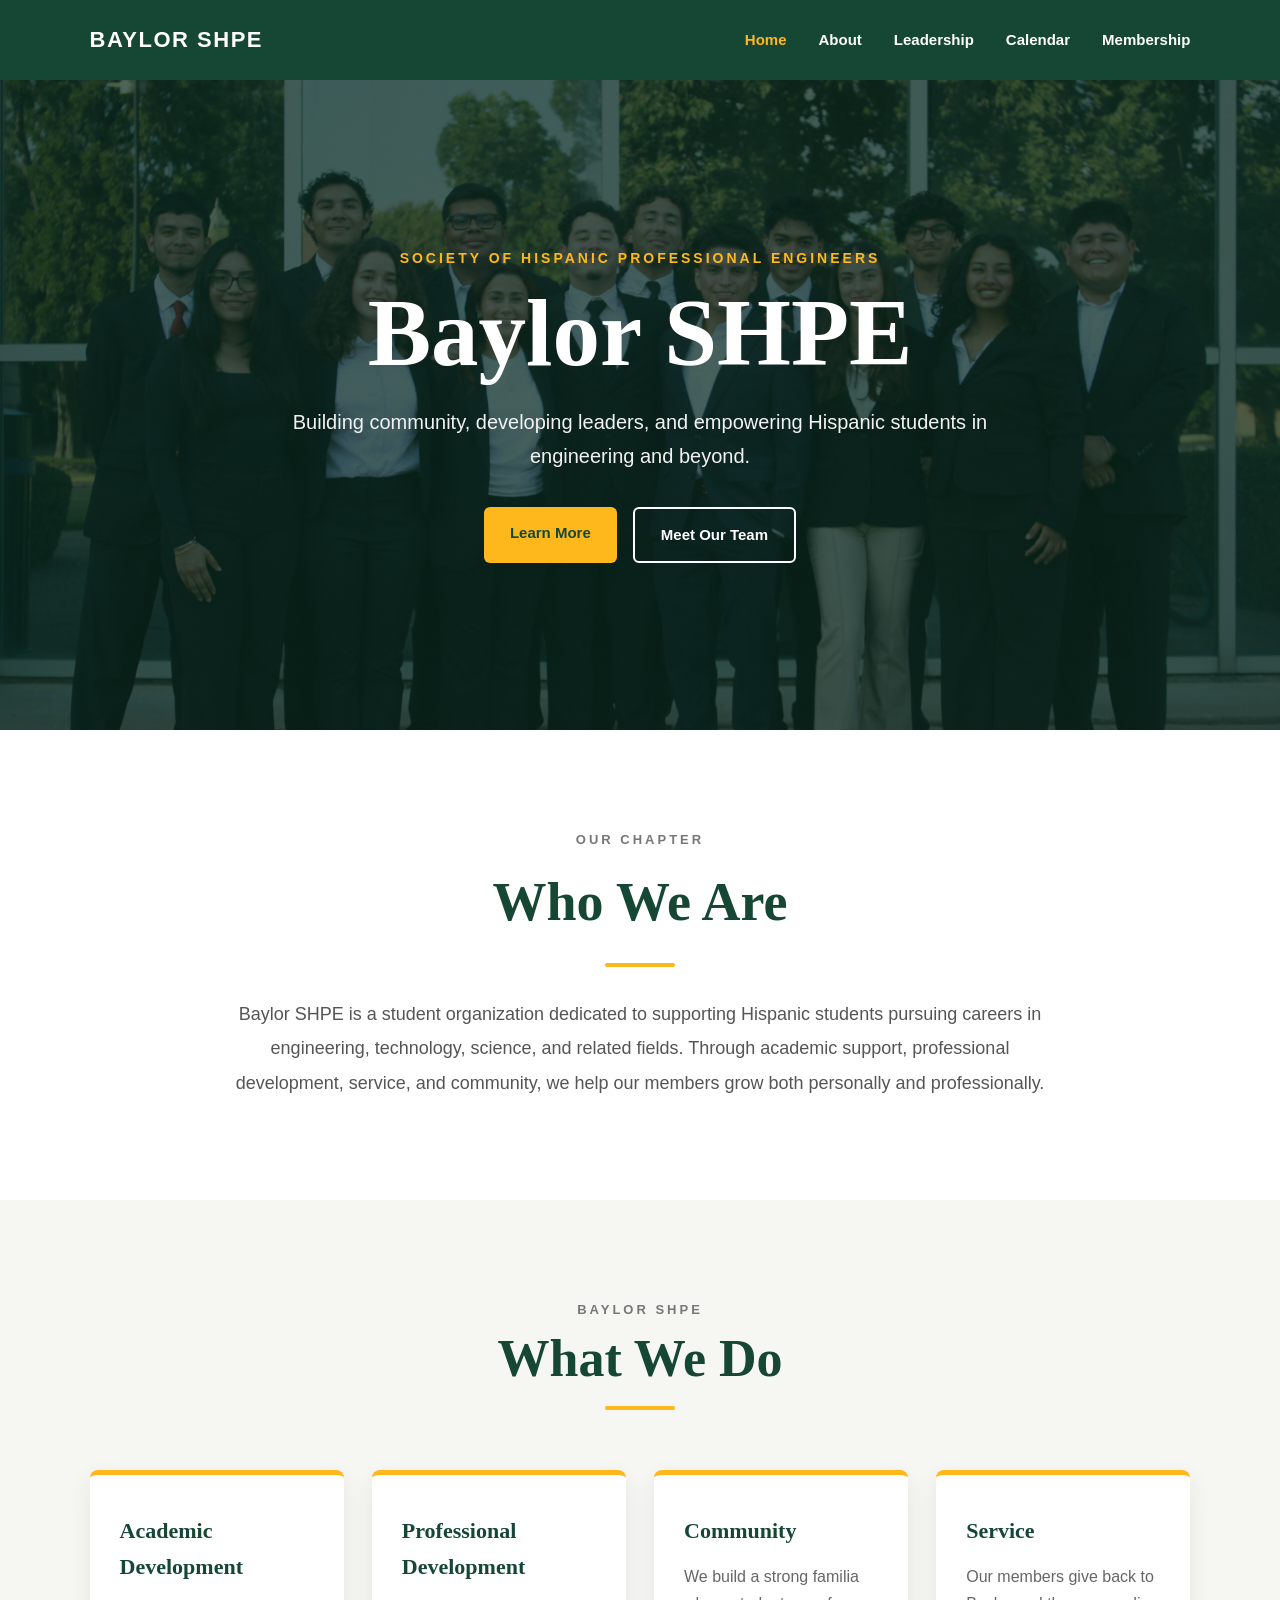
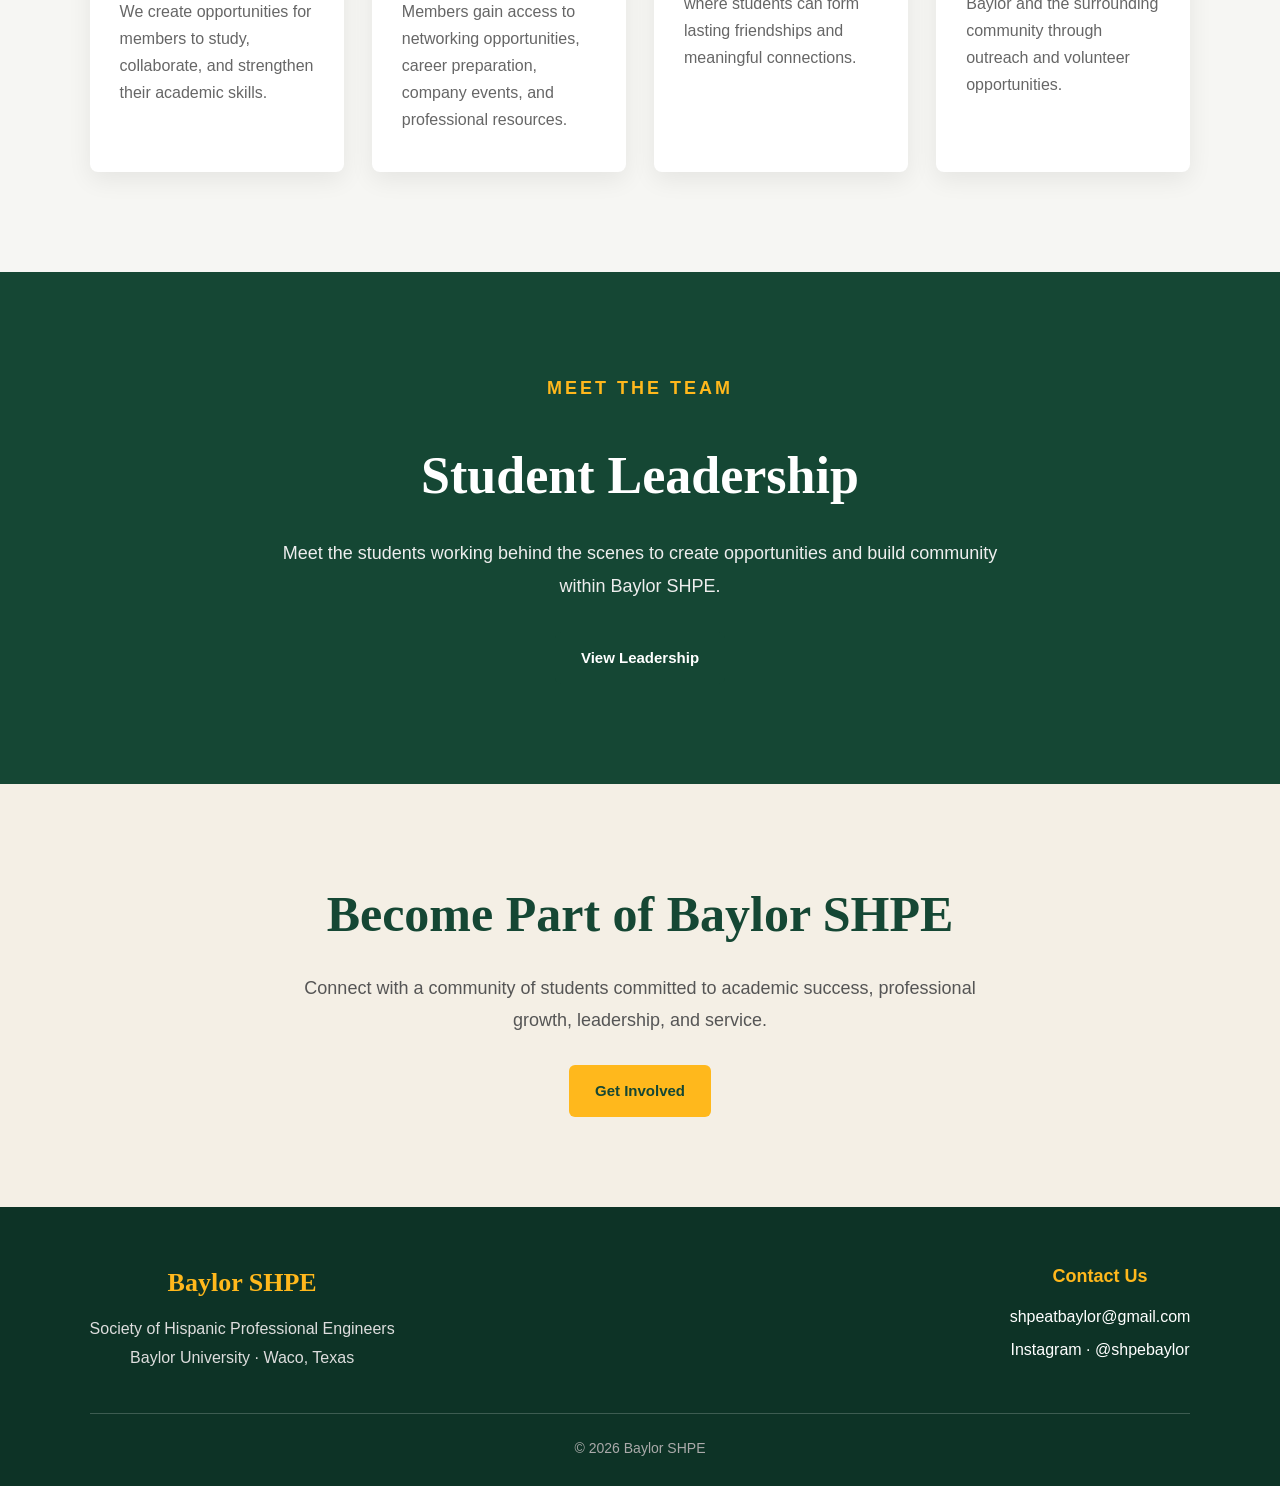
<file: index.html>
<!DOCTYPE html>
<html lang="en">

<head>
    <meta charset="UTF-8">
    <meta name="viewport" content="width=device-width, initial-scale=1.0">

    <title>Baylor SHPE</title>

    <link rel="stylesheet" href="css/style.css">
</head>

<body>

    <!-- NAVIGATION -->
    <header class="navbar">

        <div class="logo">
            <a href="index.html">BAYLOR SHPE</a>
        </div>

        <nav>
            <a href="index.html" class="active">Home</a>
            <a href="about.html">About</a>
            <a href="leadership.html">Leadership</a>
            <a href="calendar.html">Calendar</a>
            <a href="membership.html">Membership</a>
        </nav>

    </header>


    <!-- HERO -->
    <section class="home-hero">

        <div class="home-hero-overlay"></div>

        <div class="home-hero-content">

            <p class="home-eyebrow">
                Society of Hispanic Professional Engineers
            </p>

            <h1>
                Baylor SHPE
            </h1>

            <p class="home-tagline">
                Building community, developing leaders, and empowering
                Hispanic students in engineering and beyond.
            </p>

            <div class="hero-buttons">

                <a href="about.html" class="button button-gold">
                    Learn More
                </a>

                <a href="leadership.html" class="button button-outline">
                    Meet Our Team
                </a>

            </div>

        </div>

    </section>


    <!-- WHO WE ARE -->
    <section class="home-section">

        <div class="home-section-content">

            <p class="section-label">
                Our Chapter
            </p>

            <h2>
                Who We Are
            </h2>

            <div class="gold-line"></div>

            <p class="section-description">
                Baylor SHPE is a student organization dedicated to
                supporting Hispanic students pursuing careers in
                engineering, technology, science, and related fields.
                Through academic support, professional development,
                service, and community, we help our members grow both
                personally and professionally.
            </p>

        </div>

    </section>


    <!-- WHAT WE DO -->
    <section class="what-we-do">

        <div class="section-heading">

            <p class="section-label">
                Baylor SHPE
            </p>

            <h2>
                What We Do
            </h2>

            <div class="gold-line"></div>

        </div>


        <div class="feature-grid">

            <div class="feature-card">

                <h3>
                    Academic Development
                </h3>

                <p>
                    We create opportunities for members to study,
                    collaborate, and strengthen their academic skills.
                </p>

            </div>


            <div class="feature-card">

                <h3>
                    Professional Development
                </h3>

                <p>
                    Members gain access to networking opportunities,
                    career preparation, company events, and professional
                    resources.
                </p>

            </div>


            <div class="feature-card">

                <h3>
                    Community
                </h3>

                <p>
                    We build a strong familia where students can form
                    lasting friendships and meaningful connections.
                </p>

            </div>


            <div class="feature-card">

                <h3>
                    Service
                </h3>

                <p>
                    Our members give back to Baylor and the surrounding
                    community through outreach and volunteer opportunities.
                </p>

            </div>

        </div>

    </section>


    <!-- LEADERSHIP PREVIEW -->
    <section class="leadership-preview">

        <div class="leadership-preview-content">

            <p class="section-label">
                Meet the Team
            </p>

            <h2>
                Student Leadership
            </h2>

            <p>
                Meet the students working behind the scenes to create
                opportunities and build community within Baylor SHPE.
            </p>

            <a href="leadership.html" class="button button-green">
                View Leadership
            </a>

        </div>

    </section>


    <!-- JOIN SECTION -->
    <section class="join-section">

        <div class="join-content">

            <h2>
                Become Part of Baylor SHPE
            </h2>

            <p>
                Connect with a community of students committed to
                academic success, professional growth, leadership,
                and service.
            </p>

            <a href="contact.html" class="button button-gold">
                Get Involved
            </a>

        </div>

    </section>


    <!-- FOOTER -->
<footer>

    <div class="footer-content">

        <div class="footer-info">

            <h3>Baylor SHPE</h3>

            <p>
                Society of Hispanic Professional Engineers
                <br>
                Baylor University · Waco, Texas
            </p>

        </div>


        <div class="footer-contact">

            <h4>Contact Us</h4>

            <a href="mailto:shpeatbaylor@gmail.com">
                shpeatbaylor@gmail.com
            </a>

            <a
                href="https://www.instagram.com/shpebaylor/"
                target="_blank"
            >
                Instagram · @shpebaylor
            </a>

        </div>

    </div>


    <div class="footer-bottom">

        <p>
            © 2026 Baylor SHPE
        </p>

    </div>

</footer>


</body>

</html>
</file>
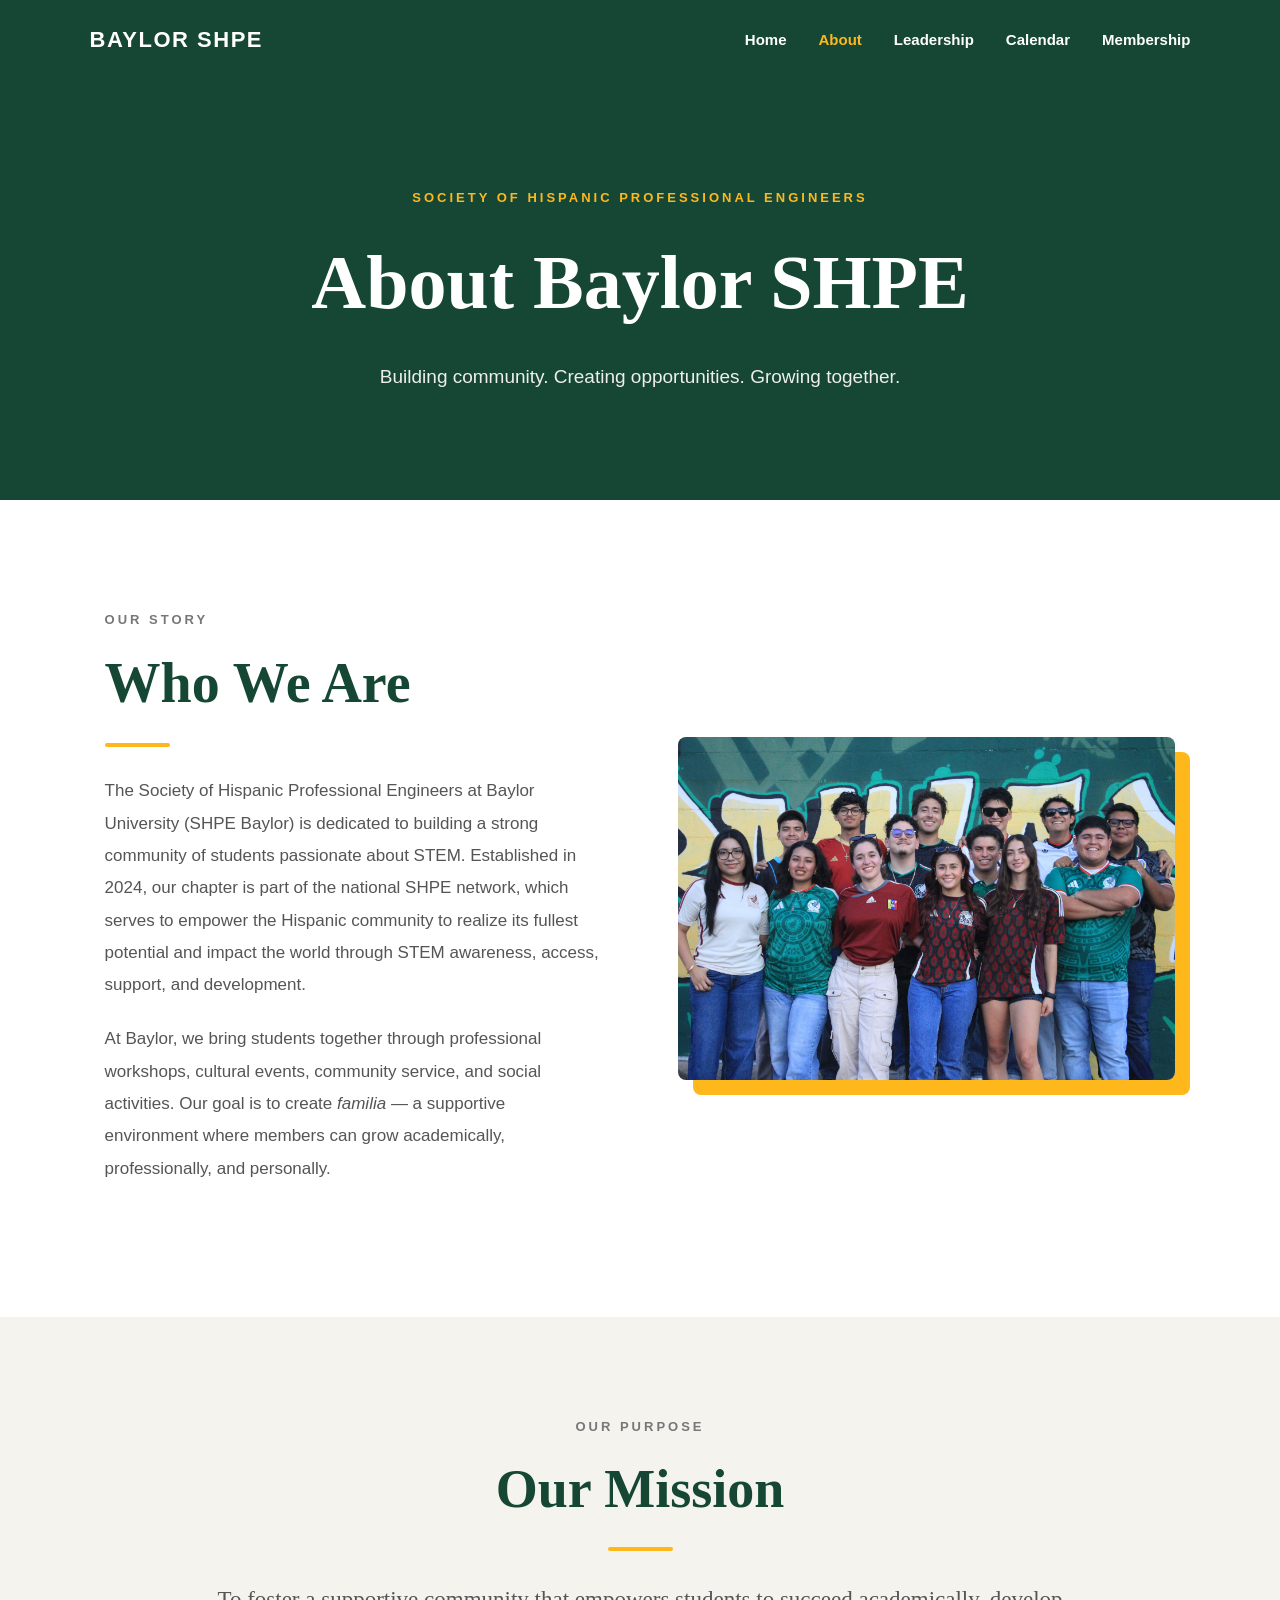
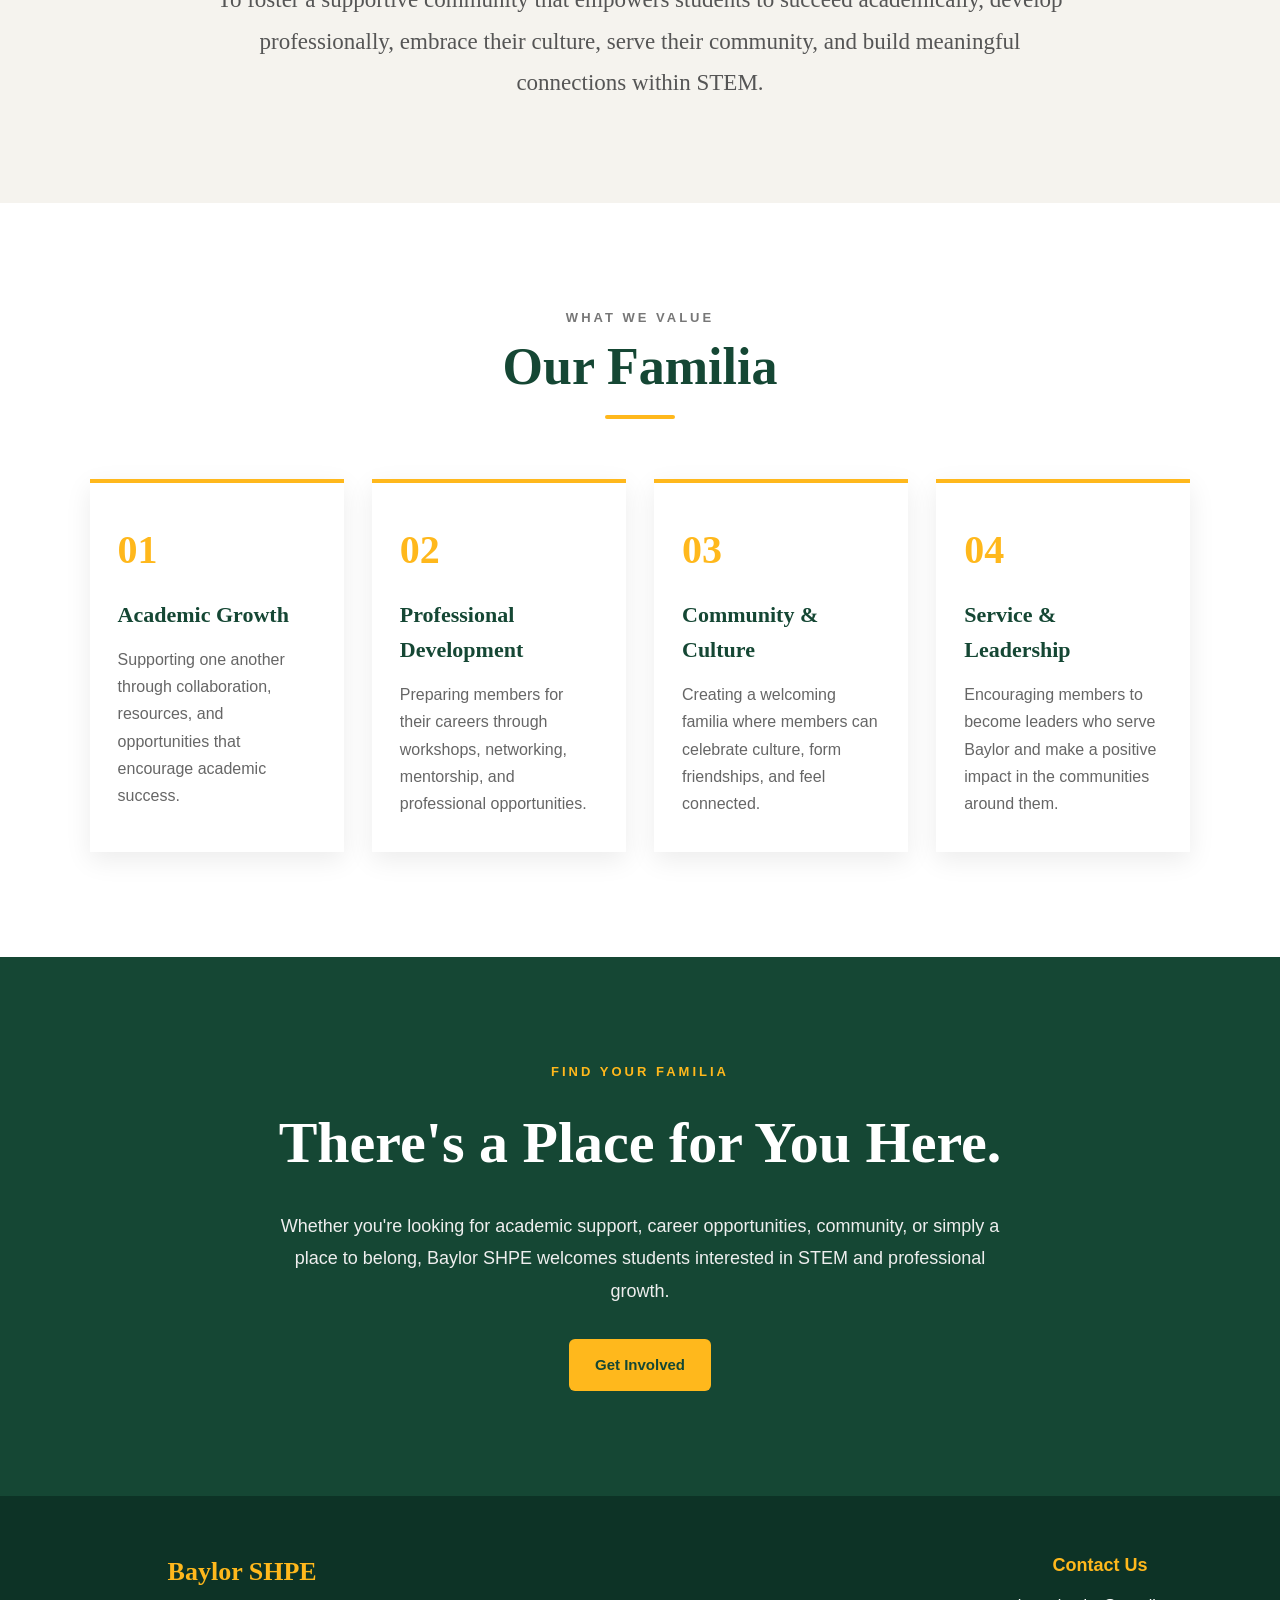
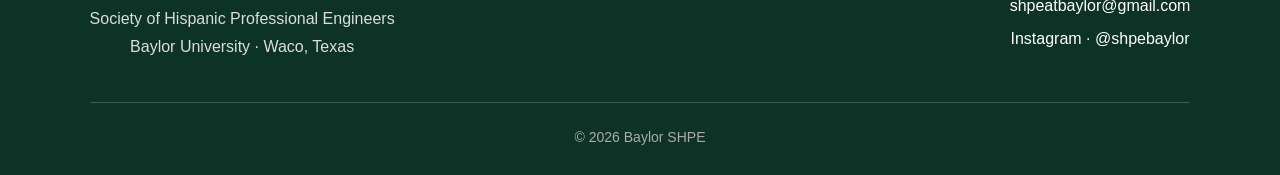
<file: about.html>
<!DOCTYPE html>
<html lang="en">

<head>
    <meta charset="UTF-8">
    <meta name="viewport" content="width=device-width, initial-scale=1.0">

    <title>About | Baylor SHPE</title>

    <link rel="stylesheet" href="css/style.css">
</head>

<body>

    <!-- NAVIGATION -->
    <header class="navbar">

        <div class="logo">
            <a href="index.html">BAYLOR SHPE</a>
        </div>

        <nav>
            <a href="index.html">Home</a>
            <a href="about.html" class="active">About</a>
            <a href="leadership.html">Leadership</a>
            <a href="calendar.html">Calendar</a>
            <a href="membership.html">Membership</a>
        </nav>

    </header>


    <!-- ABOUT HERO -->
    <section class="about-hero">

        <div class="about-hero-content">

            <p class="eyebrow">
                Society of Hispanic Professional Engineers
            </p>

            <h1>About Baylor SHPE</h1>

            <p>
                Building community. Creating opportunities.
                Growing together.
            </p>

        </div>

    </section>


    <!-- WHO WE ARE -->
    <section class="about-intro">

        <div class="about-intro-text">

            <p class="section-label">Our Story</p>

            <h2>Who We Are</h2>

            <div class="about-gold-line"></div>

            <p>
                The Society of Hispanic Professional Engineers at Baylor
                University (SHPE Baylor) is dedicated to building a strong
                community of students passionate about STEM. Established in
                2024, our chapter is part of the national SHPE network, which
                serves to empower the Hispanic community to realize its fullest
                potential and impact the world through STEM awareness, access,
                support, and development.
            </p>

            <p>
                At Baylor, we bring students together through professional
                workshops, cultural events, community service, and social
                activities. Our goal is to create <em>familia</em> — a
                supportive environment where members can grow academically,
                professionally, and personally.
            </p>

        </div>


        <div class="about-intro-image">

            <img
                src="images/about/about-main.jpg"
                alt="Baylor SHPE members"
            >

        </div>

    </section>


    <!-- MISSION -->
    <section class="mission-section">

        <div class="mission-content">

            <p class="section-label">Our Purpose</p>

            <h2>Our Mission</h2>

            <div class="about-gold-line center-line"></div>

            <p>
                To foster a supportive community that empowers students
                to succeed academically, develop professionally, embrace
                their culture, serve their community, and build meaningful
                connections within STEM.
            </p>

        </div>

    </section>


    <!-- VALUES -->
    <section class="values-section">

        <div class="section-heading">

            <p class="section-label">What We Value</p>

            <h2>Our Familia</h2>

            <div class="gold-line"></div>

        </div>


        <div class="values-grid">

            <div class="value-card">

                <div class="value-number">01</div>

                <h3>Academic Growth</h3>

                <p>
                    Supporting one another through collaboration,
                    resources, and opportunities that encourage
                    academic success.
                </p>

            </div>


            <div class="value-card">

                <div class="value-number">02</div>

                <h3>Professional Development</h3>

                <p>
                    Preparing members for their careers through
                    workshops, networking, mentorship, and
                    professional opportunities.
                </p>

            </div>


            <div class="value-card">

                <div class="value-number">03</div>

                <h3>Community &amp; Culture</h3>

                <p>
                    Creating a welcoming familia where members can
                    celebrate culture, form friendships, and feel
                    connected.
                </p>

            </div>


            <div class="value-card">

                <div class="value-number">04</div>

                <h3>Service &amp; Leadership</h3>

                <p>
                    Encouraging members to become leaders who serve
                    Baylor and make a positive impact in the
                    communities around them.
                </p>

            </div>

        </div>

    </section>


    <!-- JOIN -->
    <section class="about-join">

        <div class="about-join-content">

            <p class="eyebrow">Find Your Familia</p>

            <h2>There's a Place for You Here.</h2>

            <p>
                Whether you're looking for academic support, career
                opportunities, community, or simply a place to belong,
                Baylor SHPE welcomes students interested in STEM and
                professional growth.
            </p>

            <a href="contact.html" class="button button-gold">
                Get Involved
            </a>

        </div>

    </section>


    <!-- FOOTER -->
<footer>

    <div class="footer-content">

        <div class="footer-info">

            <h3>Baylor SHPE</h3>

            <p>
                Society of Hispanic Professional Engineers
                <br>
                Baylor University · Waco, Texas
            </p>

        </div>


        <div class="footer-contact">

            <h4>Contact Us</h4>

            <a href="mailto:shpeatbaylor@gmail.com">
                shpeatbaylor@gmail.com
            </a>

            <a
                href="https://www.instagram.com/shpebaylor/"
                target="_blank"
            >
                Instagram · @shpebaylor
            </a>

        </div>

    </div>


    <div class="footer-bottom">

        <p>
            © 2026 Baylor SHPE
        </p>

    </div>

</footer>

</body>

</html>
</file>
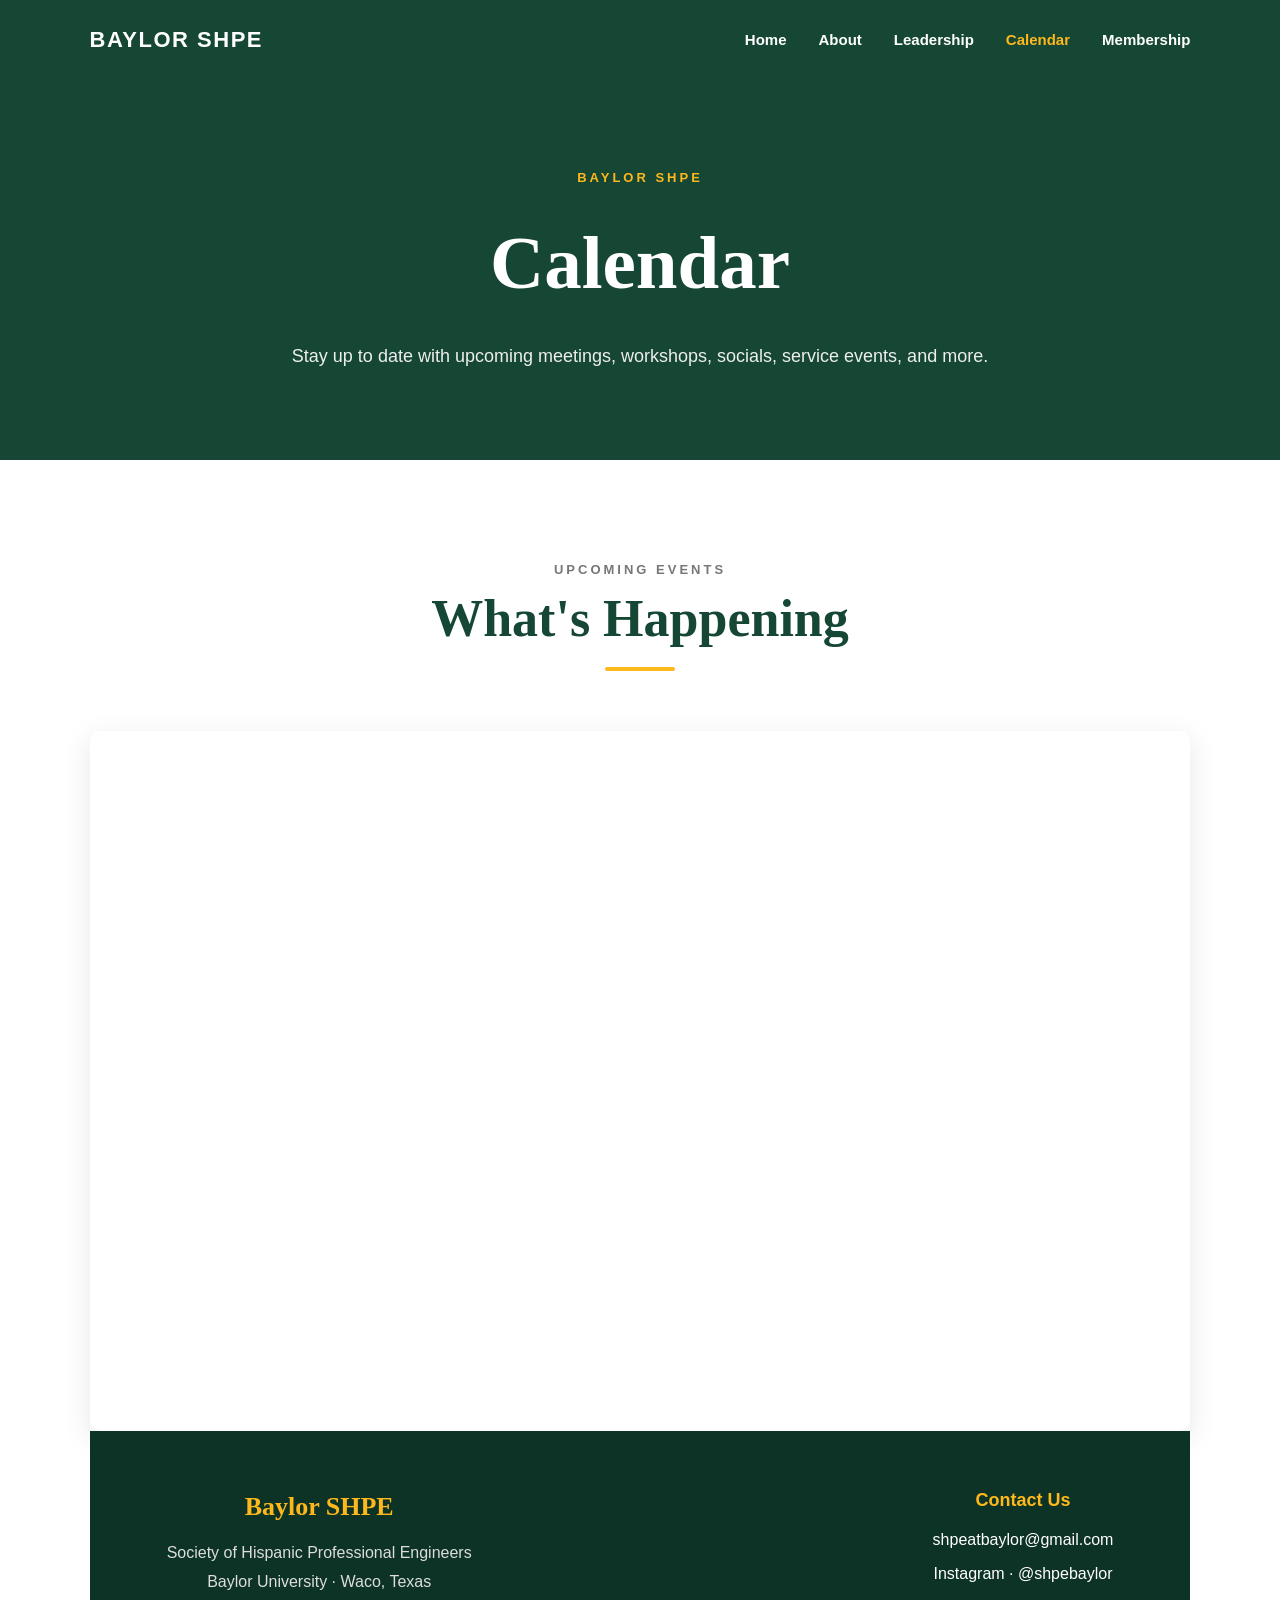
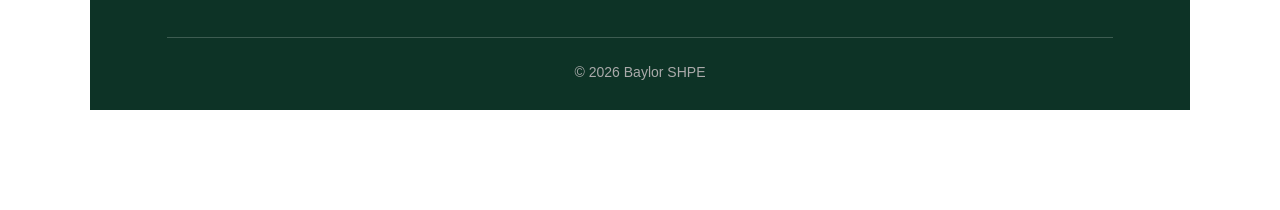
<file: calendar.html>
<!DOCTYPE html>
<html lang="en">

<head>
    <meta charset="UTF-8">
    <meta name="viewport" content="width=device-width, initial-scale=1.0">

    <title>Calendar | Baylor SHPE</title>

    <link rel="stylesheet" href="css/style.css">
</head>

<body>

    <!-- NAVIGATION -->
    <header class="navbar">

        <div class="logo">
            <a href="index.html">BAYLOR SHPE</a>
        </div>

        <nav>
            <a href="index.html">Home</a>
            <a href="about.html">About</a>
            <a href="leadership.html">Leadership</a>
            <a href="calendar.html" class="active">Calendar</a>
            <a href="membership.html">Membership</a>
        </nav>

    </header>


    <!-- HERO -->
    <section class="calendar-hero">

        <div class="calendar-hero-content">

            <p class="eyebrow">
                Baylor SHPE
            </p>

            <h1>Calendar</h1>

            <p>
                Stay up to date with upcoming meetings,
                workshops, socials, service events, and more.
            </p>

        </div>

    </section>


    <!-- CALENDAR -->
    <section class="calendar-section">

        <div class="section-heading">

            <p class="section-label">
                Upcoming Events
            </p>

            <h2>What's Happening</h2>

            <div class="gold-line"></div>

        </div>


<div class="calendar-container">

    <iframe
        src="https://calendar.google.com/calendar/embed?height=600&wkst=1&ctz=America%2FChicago&showPrint=0&src=c2hwZWF0YmF5bG9yQGdtYWlsLmNvbQ&color=%23d9d7d7"
        style="border: 0"
        width="800"
        height="600"
        frameborder="0"
        scrolling="no">
    </iframe>

</div>


    <!-- FOOTER -->
<footer>

    <div class="footer-content">

        <div class="footer-info">

            <h3>Baylor SHPE</h3>

            <p>
                Society of Hispanic Professional Engineers
                <br>
                Baylor University · Waco, Texas
            </p>

        </div>


        <div class="footer-contact">

            <h4>Contact Us</h4>

            <a href="mailto:shpeatbaylor@gmail.com">
                shpeatbaylor@gmail.com
            </a>

            <a
                href="https://www.instagram.com/shpebaylor/"
                target="_blank"
            >
                Instagram · @shpebaylor
            </a>

        </div>

    </div>


    <div class="footer-bottom">

        <p>
            © 2026 Baylor SHPE
        </p>

    </div>

</footer>

</body>

</html>
</file>
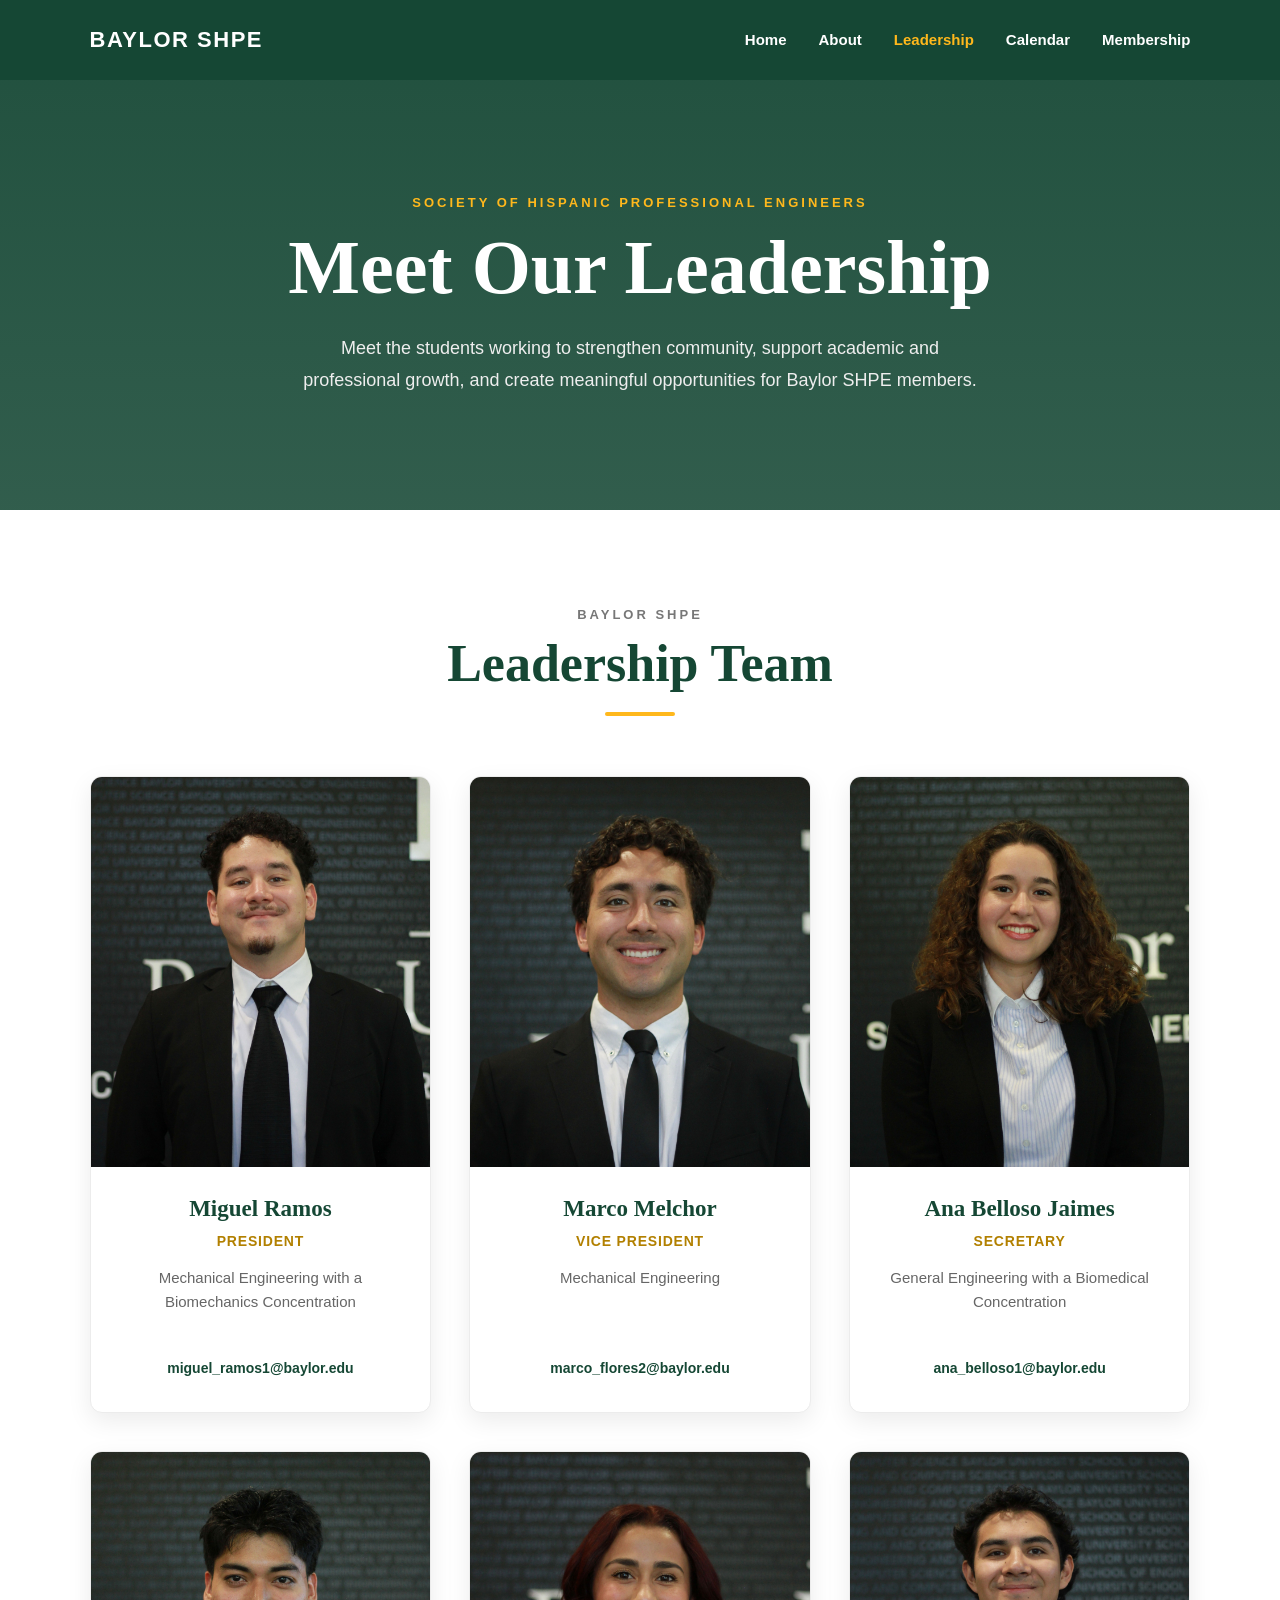
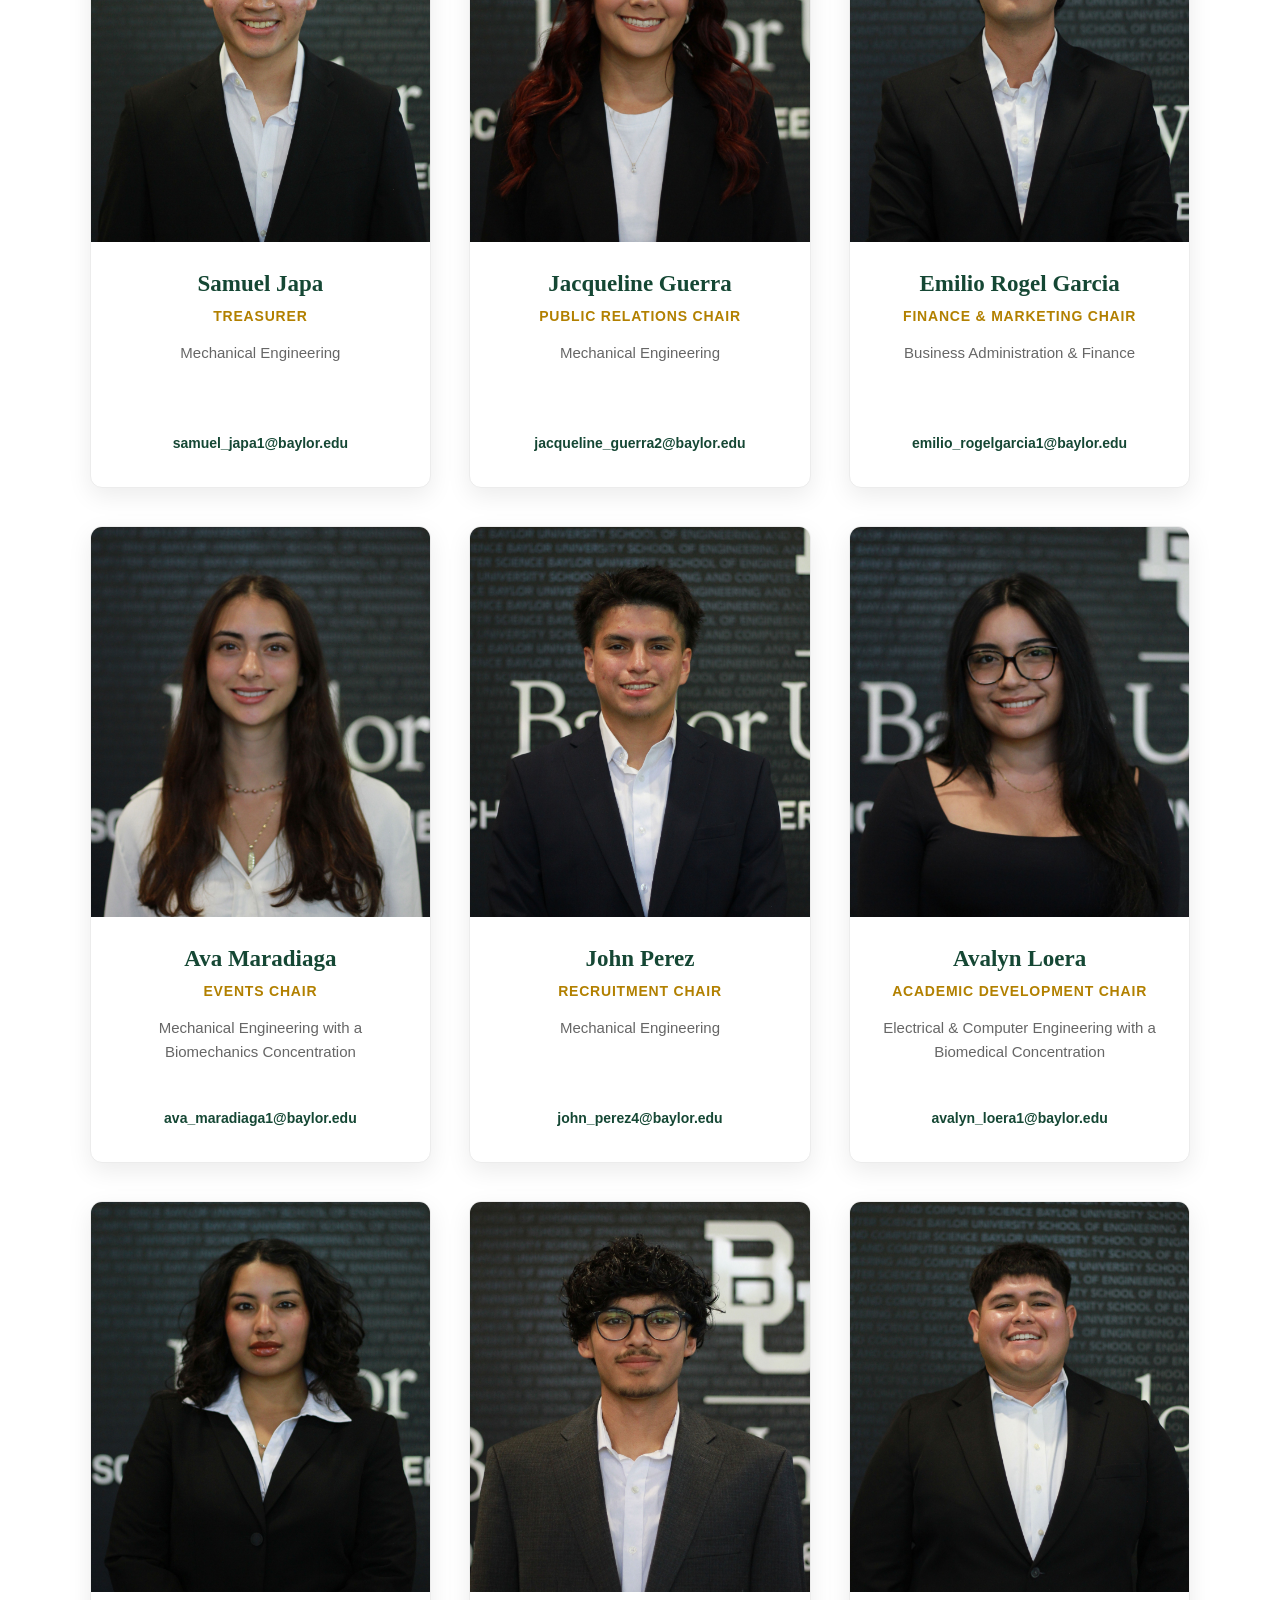
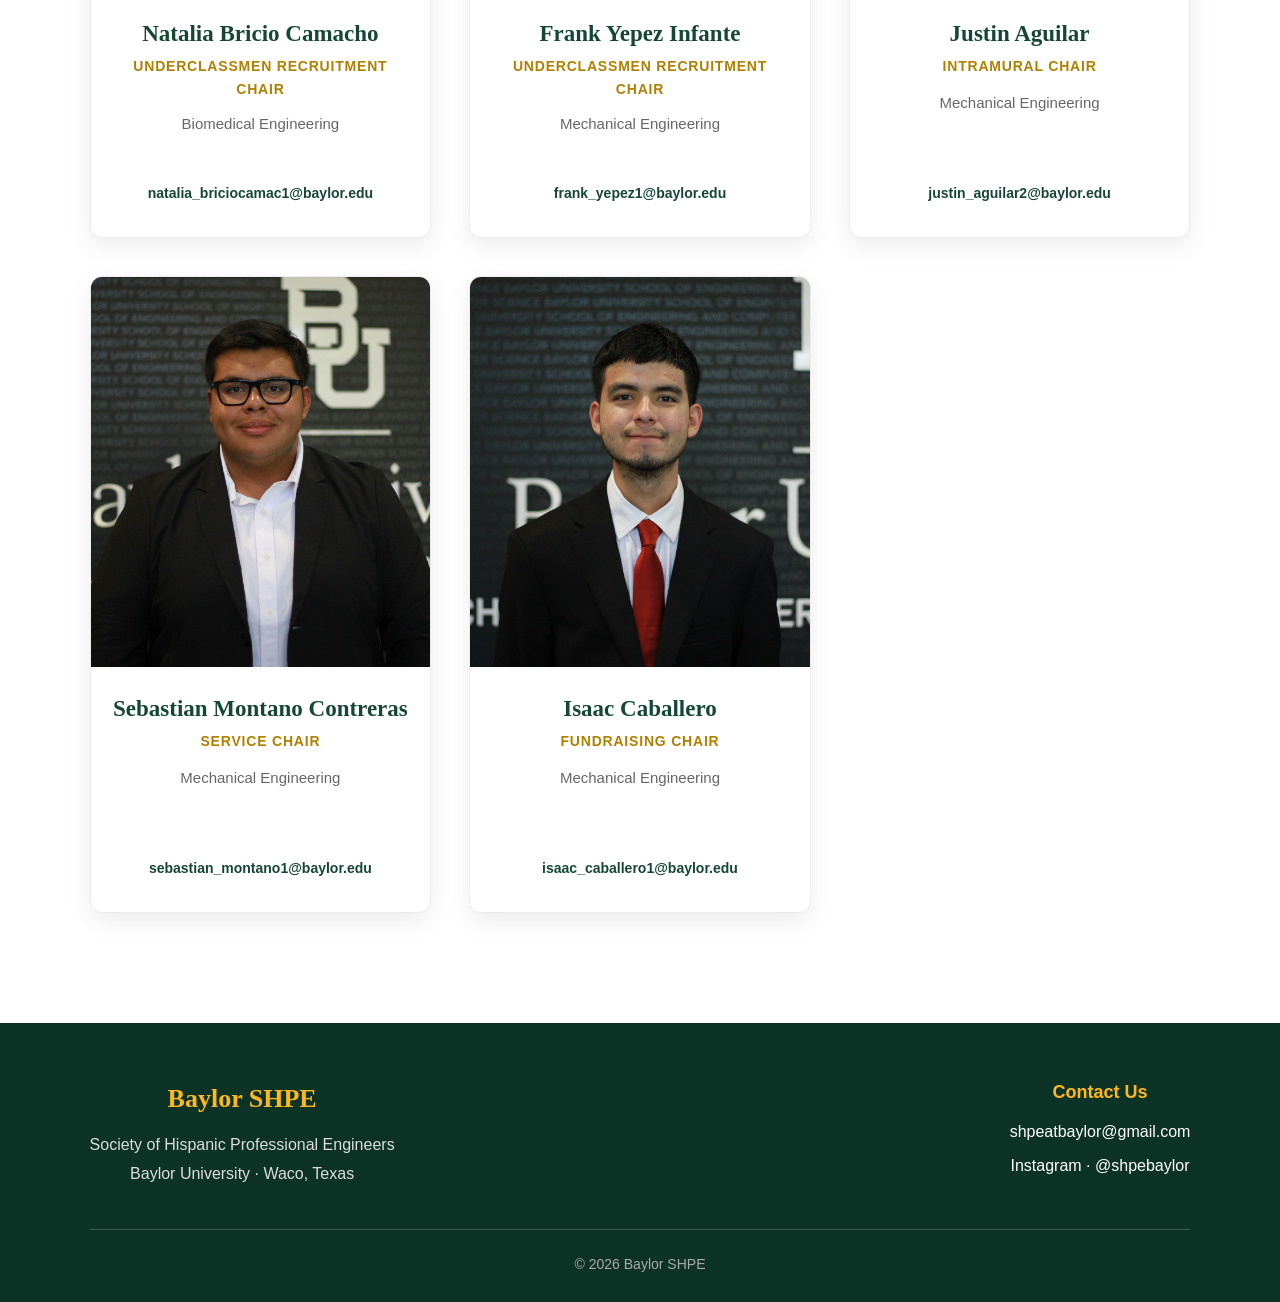
<file: leadership.html>
<!DOCTYPE html>
<html lang="en">

<head>
    <meta charset="UTF-8">
    <meta name="viewport" content="width=device-width, initial-scale=1.0">

    <title>Leadership | Baylor SHPE</title>

    <link rel="stylesheet" href="css/style.css">
</head>


<body>

    <!-- =========================
         NAVIGATION
    ========================== -->
    <header class="navbar">

        <div class="logo">
            <a href="index.html">BAYLOR SHPE</a>
        </div>

        <nav>
            <a href="index.html">Home</a>
            <a href="about.html">About</a>
            <a href="leadership.html" class="active">Leadership</a>
            <a href="calendar.html">Calendar</a>
            <a href="membership.html">Membership</a>
        </nav>

    </header>


    <!-- =========================
         HERO
    ========================== -->
    <section class="hero">

        <div class="hero-content">

            <p class="eyebrow">
                Society of Hispanic Professional Engineers
            </p>

            <h1>Meet Our Leadership</h1>

            <p class="hero-description">
                Meet the students working to strengthen community,
                support academic and professional growth, and create
                meaningful opportunities for Baylor SHPE members.
            </p>

        </div>

    </section>


    <!-- =========================
         EXECUTIVE BOARD
    ========================== -->
    <main>

        <section class="leadership-section">

            <div class="section-heading">

                <p class="section-label">
                    Baylor SHPE
                </p>

                <h2>Leadership Team</h2>

                <div class="gold-line"></div>

            </div>


            <div class="leadership-grid">


                <!-- MIGUEL -->
                <article class="leader-card">

                    <img
                        src="images/leadership/miguel.jpg"
                        alt="Miguel Ramos"
                        class="leader-photo"
                    >

                    <div class="leader-info">

                        <h3>Miguel Ramos</h3>

                        <p class="position">
                            President
                        </p>

                        <p class="major">
                            Mechanical Engineering with a
                            Biomechanics Concentration
                        </p>

                        <a
                            class="email-link"
                            href="mailto:miguel_ramos1@baylor.edu"
                        >
                            miguel_ramos1@baylor.edu
                        </a>

                    </div>

                </article>


                <!-- MARCO -->
                <article class="leader-card">

                    <img
                        src="images/leadership/marco.jpg"
                        alt="Marco Melchor"
                        class="leader-photo"
                    >

                    <div class="leader-info">

                        <h3>Marco Melchor</h3>

                        <p class="position">
                            Vice President
                        </p>

                        <p class="major">
                            Mechanical Engineering
                        </p>

                        <a
                            class="email-link"
                            href="mailto:marco_flores2@baylor.edu"
                        >
                            marco_flores2@baylor.edu
                        </a>

                    </div>

                </article>

                <!-- ANA -->
                <article class="leader-card">

                    <img
                        src="images/leadership/ana.jpg"
                        alt="Ana Belloso Jaimes"
                        class="leader-photo"
                    >

                    <div class="leader-info">

                        <h3>Ana Belloso Jaimes</h3>

                        <p class="position">
                            Secretary
                        </p>

                        <p class="major">
                            General Engineering with a
                            Biomedical Concentration
                        </p>

                        <a
                            class="email-link"
                            href="mailto:ana_belloso1@baylor.edu"
                        >
                            ana_belloso1@baylor.edu
                        </a>

                    </div>

                </article>



                <!-- SAMUEL -->
                <article class="leader-card">

                    <img
                        src="images/leadership/samuel.jpg"
                        alt="Samuel Japa"
                        class="leader-photo"
                    >

                    <div class="leader-info">

                        <h3>Samuel Japa</h3>

                        <p class="position">
                            Treasurer
                        </p>

                        <p class="major">
                            Mechanical Engineering
                        </p>

                        <a
                            class="email-link"
                            href="mailto:samuel_japa1@baylor.edu"
                        >
                            samuel_japa1@baylor.edu
                        </a>

                    </div>

                </article>


                                <!-- JACQUELINE -->
                <article class="leader-card">

                    <img
                        src="images/leadership/jackie.jpg"
                        alt="Jacqueline Guerra"
                        class="leader-photo"
                    >

                    <div class="leader-info">

                        <h3>Jacqueline Guerra</h3>

                        <p class="position">
                            Public Relations Chair
                        </p>

                        <p class="major">
                            Mechanical Engineering
                        </p>

                        <a
                            class="email-link"
                            href="mailto:jacqueline_guerra2@baylor.edu"
                        >
                            jacqueline_guerra2@baylor.edu
                        </a>

                    </div>

                </article>

                                <!-- EMILIO -->
                <article class="leader-card">

                    <img
                        src="images/leadership/emilio.jpg"
                        alt="Emilio Rogel Garcia"
                        class="leader-photo"
                    >

                    <div class="leader-info">

                        <h3>Emilio Rogel Garcia</h3>

                        <p class="position">
                            Finance &amp; Marketing Chair
                        </p>

                        <p class="major">
                            Business Administration &amp; Finance
                        </p>

                        <a
                            class="email-link"
                            href="mailto:emilio_rogelgarcia1@baylor.edu"
                        >
                            emilio_rogelgarcia1@baylor.edu
                        </a>

                    </div>

                </article>

                <!-- AVA -->
                <article class="leader-card">

                    <img
                        src="images/leadership/ava.jpg"
                        alt="Ava Maradiaga"
                        class="leader-photo"
                    >

                    <div class="leader-info">

                        <h3>Ava Maradiaga</h3>

                        <p class="position">
                            Events Chair
                        </p>

                        <p class="major">
                            Mechanical Engineering with a
                            Biomechanics Concentration
                        </p>

                        <a
                            class="email-link"
                            href="mailto:ava_maradiaga1@baylor.edu"
                        >
                            ava_maradiaga1@baylor.edu
                        </a>

                    </div>

                </article>


                                <!-- JOHN -->
                <article class="leader-card">

                    <img
                        src="images/leadership/john.jpg"
                        alt="John Perez"
                        class="leader-photo"
                    >

                    <div class="leader-info">

                        <h3>John Perez</h3>

                        <p class="position">
                            Recruitment Chair
                        </p>

                        <p class="major">
                            Mechanical Engineering
                        </p>

                        <a
                            class="email-link"
                            href="mailto:john_perez4@baylor.edu"
                        >
                            john_perez4@baylor.edu
                        </a>

                    </div>

                </article>


                <!-- AVALYN -->
                <article class="leader-card">

                    <img
                        src="images/leadership/avalyn.jpg"
                        alt="Avalyn Loera"
                        class="leader-photo avalyn-photo"
                    >

                    <div class="leader-info">

                        <h3>Avalyn Loera</h3>

                        <p class="position">
                            Academic Development Chair
                        </p>

                        <p class="major">
                            Electrical &amp; Computer Engineering
                            with a Biomedical Concentration
                        </p>

                        <a
                            class="email-link"
                            href="mailto:avalyn_loera1@baylor.edu"
                        >
                            avalyn_loera1@baylor.edu
                        </a>

                    </div>

                </article>

                <!-- NATALIA -->
                <article class="leader-card">

                    <img
                        src="images/leadership/natalia.jpg"
                        alt="Natalia Bricio Camacho"
                        class="leader-photo"
                    >

                    <div class="leader-info">

                        <h3>Natalia Bricio Camacho</h3>

                        <p class="position">
                            Underclassmen Recruitment Chair
                        </p>

                        <p class="major">
                            Biomedical Engineering
                        </p>

                        <a
                            class="email-link"
                            href="mailto:natalia_briciocamac1@baylor.edu"
                        >
                            natalia_briciocamac1@baylor.edu
                        </a>

                    </div>

                </article>


                <!-- FRANK -->
                <article class="leader-card">

                    <img
                        src="images/leadership/frank.jpg"
                        alt="Frank Yepez Infante"
                        class="leader-photo"
                    >

                    <div class="leader-info">

                        <h3>Frank Yepez Infante</h3>

                        <p class="position">
                            Underclassmen Recruitment Chair
                        </p>

                        <p class="major">
                            Mechanical Engineering
                        </p>

                        <a
                            class="email-link"
                            href="mailto:frank_yepez1@baylor.edu"
                        >
                            frank_yepez1@baylor.edu
                        </a>

                    </div>

                </article>


                <!-- JUSTIN -->
                <article class="leader-card">

                    <img
                        src="images/leadership/justin.jpg"
                        alt="Justin Aguilar"
                        class="leader-photo"
                    >

                    <div class="leader-info">

                        <h3>Justin Aguilar</h3>

                        <p class="position">
                            Intramural Chair
                        </p>

                        <p class="major">
                            Mechanical Engineering
                        </p>

                        <a
                            class="email-link"
                            href="mailto:justin_aguilar2@baylor.edu"
                        >
                            justin_aguilar2@baylor.edu
                        </a>

                    </div>

                </article>


                <!-- SEBASTIAN -->
                <article class="leader-card">

                    <img
                        src="images/leadership/sebastian.jpg"
                        alt="Sebastian Montano Contreras"
                        class="leader-photo"
                    >

                    <div class="leader-info">

                        <h3>Sebastian Montano Contreras</h3>

                        <p class="position">
                            Service Chair
                        </p>

                        <p class="major">
                            Mechanical Engineering
                        </p>

                        <a
                            class="email-link"
                            href="mailto:sebastian_montano1@baylor.edu"
                        >
                            sebastian_montano1@baylor.edu
                        </a>

                    </div>

                </article>


                <!-- ISAAC -->
                <article class="leader-card">

                    <img
                        src="images/leadership/isaac.jpg"
                        alt="Isaac Caballero"
                        class="leader-photo"
                    >

                    <div class="leader-info">

                        <h3>Isaac Caballero</h3>

                        <p class="position">
                            Fundraising Chair
                        </p>

                        <p class="major">
                            Mechanical Engineering
                        </p>

                        <a
                            class="email-link"
                            href="mailto:isaac_caballero1@baylor.edu"
                        >
                            isaac_caballero1@baylor.edu
                        </a>

                    </div>

                </article>


            </div>

        </section>

    </main>


    <!-- =========================
         FOOTER
    ========================== -->
<footer>

    <div class="footer-content">

        <div class="footer-info">

            <h3>Baylor SHPE</h3>

            <p>
                Society of Hispanic Professional Engineers
                <br>
                Baylor University · Waco, Texas
            </p>

        </div>


        <div class="footer-contact">

            <h4>Contact Us</h4>

            <a href="mailto:shpeatbaylor@gmail.com">
                shpeatbaylor@gmail.com
            </a>

            <a
                href="https://www.instagram.com/shpebaylor/"
                target="_blank"
            >
                Instagram · @shpebaylor
            </a>

        </div>

    </div>


    <div class="footer-bottom">

        <p>
            © 2026 Baylor SHPE
        </p>

    </div>

</footer>


</body>

</html>
</file>
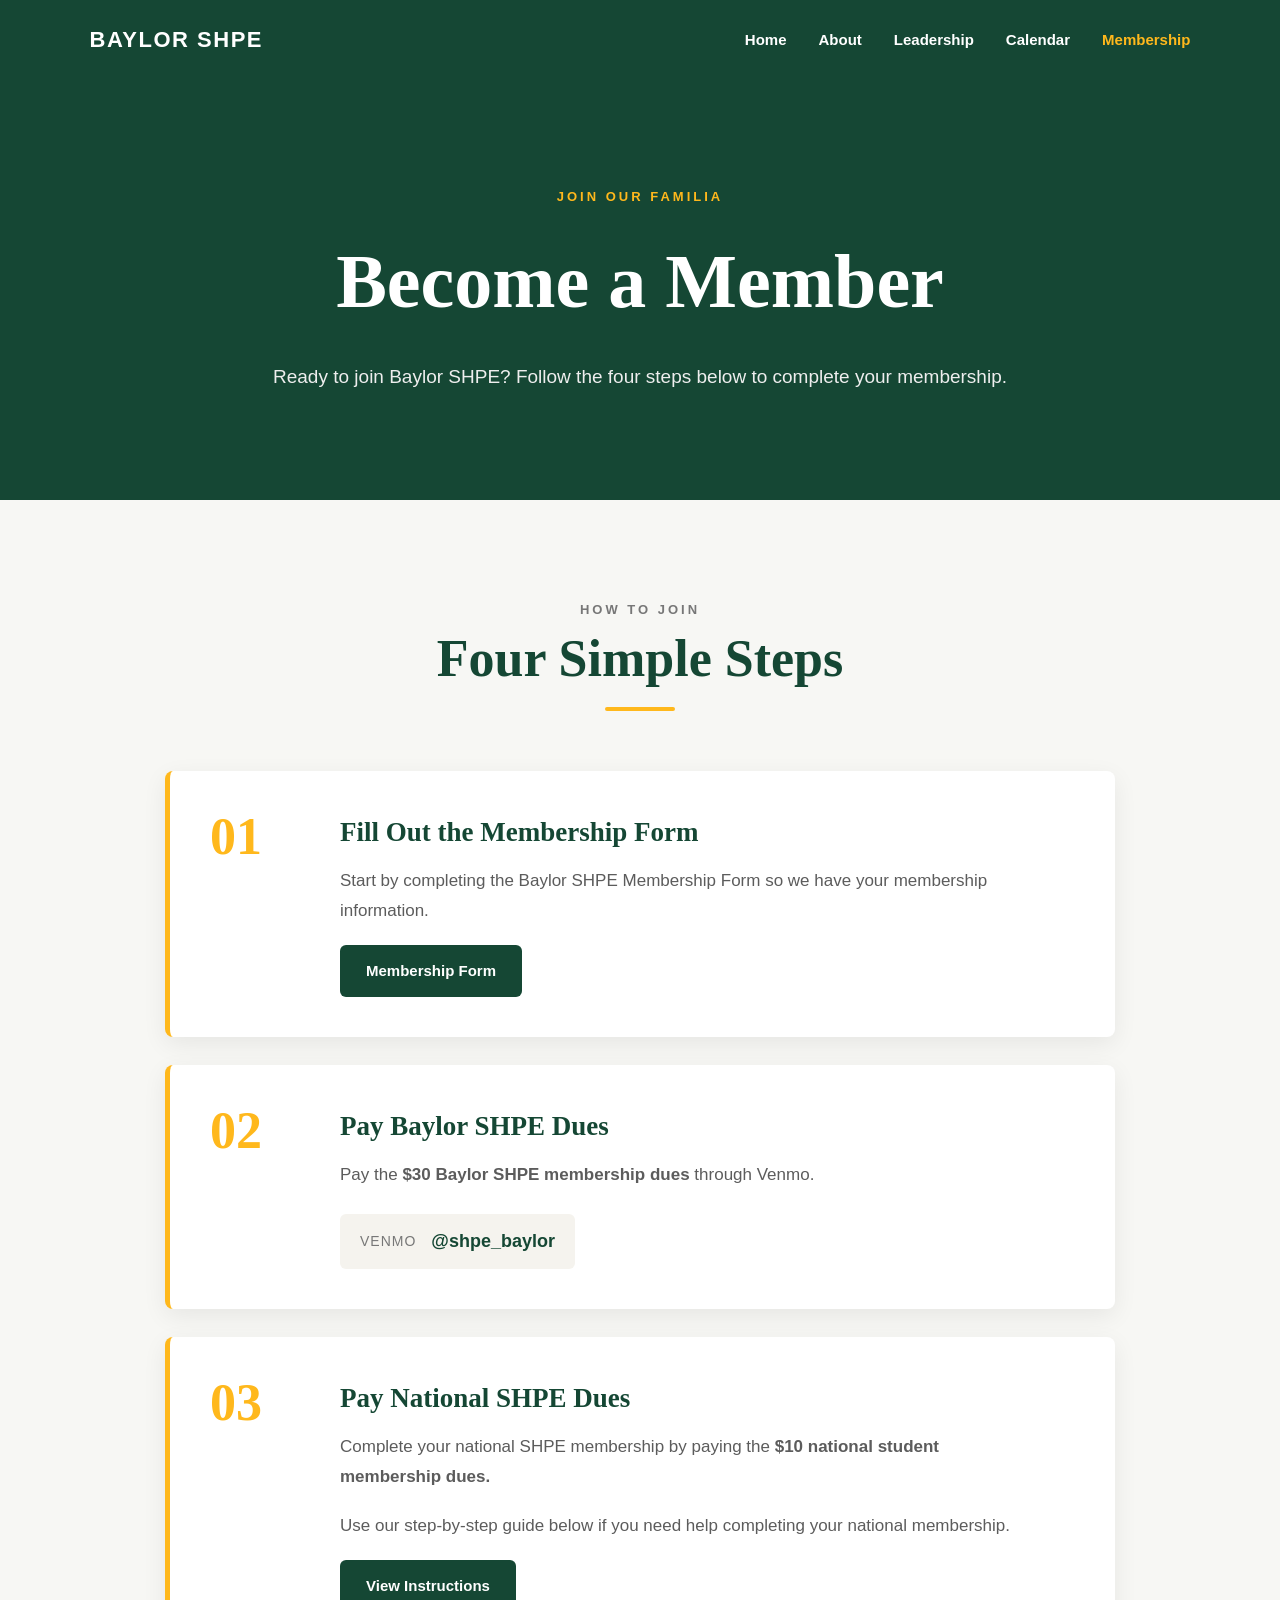
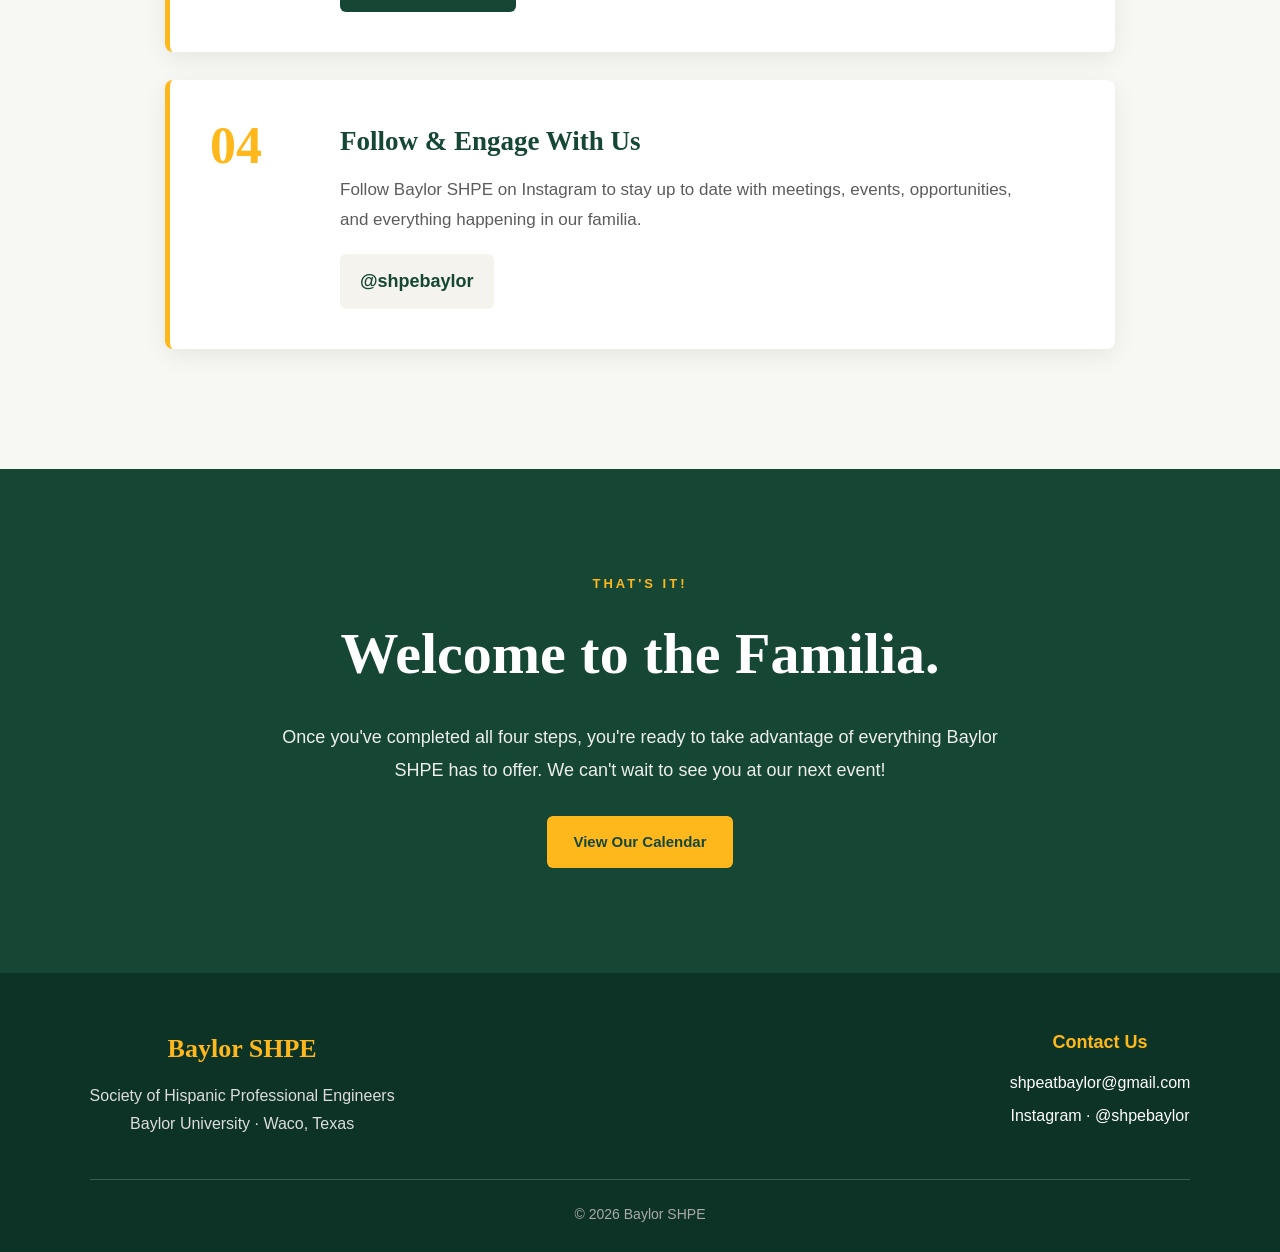
<file: membership.html>
<!DOCTYPE html>
<html lang="en">

<head>
    <meta charset="UTF-8">
    <meta name="viewport" content="width=device-width, initial-scale=1.0">

    <title>Membership | Baylor SHPE</title>

    <link rel="stylesheet" href="css/style.css">
</head>

<body>

    <!-- NAVIGATION -->
    <header class="navbar">

        <div class="logo">
            <a href="index.html">BAYLOR SHPE</a>
        </div>

        <nav>
            <a href="index.html">Home</a>
            <a href="about.html">About</a>
            <a href="leadership.html">Leadership</a>
            <a href="calendar.html">Calendar</a>
            <a href="membership.html" class="active">Membership</a>
        </nav>

    </header>


    <!-- HERO -->
    <section class="membership-hero">

        <div class="membership-hero-content">

            <p class="eyebrow">Join Our Familia</p>

            <h1>Become a Member</h1>

            <p>
                Ready to join Baylor SHPE? Follow the four steps below
                to complete your membership.
            </p>

        </div>

    </section>


    <!-- MEMBERSHIP STEPS -->
    <section class="membership-section">

        <div class="section-heading">

            <p class="section-label">How to Join</p>

            <h2>Four Simple Steps</h2>

            <div class="gold-line"></div>

        </div>


        <div class="membership-steps">


            <!-- STEP 1 -->
            <div class="membership-step">

                <div class="step-number">01</div>

                <div class="step-content">

                    <h3>Fill Out the Membership Form</h3>

                    <p>
                        Start by completing the Baylor SHPE Membership Form
                        so we have your membership information.
                    </p>

                    <!--
                        REPLACE YOUR-GOOGLE-FORM-LINK
                        WITH YOUR ACTUAL GOOGLE FORM LINK
                    -->

                    <a
                        href="YOUR-GOOGLE-FORM-LINK"
                        target="_blank"
                        class="button button-green"
                    >
                        Membership Form
                    </a>

                </div>

            </div>


            <!-- STEP 2 -->
            <div class="membership-step">

                <div class="step-number">02</div>

                <div class="step-content">

                    <h3>Pay Baylor SHPE Dues</h3>

                    <p>
                        Pay the <strong>$30 Baylor SHPE membership dues</strong>
                        through Venmo.
                    </p>

                    <div class="payment-info">

                        <span>Venmo</span>

                        <strong>@shpe_baylor</strong>

                    </div>

                </div>

            </div>


            <!-- STEP 3 -->
            <div class="membership-step">

                <div class="step-number">03</div>

                <div class="step-content">

                    <h3>Pay National SHPE Dues</h3>

                    <p>
                        Complete your national SHPE membership by paying the
                        <strong>$10 national student membership dues.</strong>
                    </p>

                    <p>
                        Use our step-by-step guide below if you need help
                        completing your national membership.
                    </p>

                    <!--
                        WE WILL REPLACE THIS WITH YOUR PDF
                        ONCE YOU ADD IT
                    -->

                    <a
                        href="documents/national-shpe-membership.pdf"
                        target="_blank"
                        class="button button-green"
                    >
                        View Instructions
                    </a>

                </div>

            </div>


            <!-- STEP 4 -->
            <div class="membership-step">

                <div class="step-number">04</div>

                <div class="step-content">

                    <h3>Follow &amp; Engage With Us</h3>

                    <p>
                        Follow Baylor SHPE on Instagram to stay up to date
                        with meetings, events, opportunities, and everything
                        happening in our familia.
                    </p>

                    <div class="instagram-handle">

                        @shpebaylor

                    </div>

                </div>

            </div>


        </div>

    </section>


    <!-- COMPLETION SECTION -->
    <section class="membership-complete">

        <div class="membership-complete-content">

            <p class="eyebrow">That's It!</p>

            <h2>Welcome to the Familia.</h2>

            <p>
                Once you've completed all four steps, you're ready to
                take advantage of everything Baylor SHPE has to offer.
                We can't wait to see you at our next event!
            </p>

            <a href="calendar.html" class="button button-gold">
                View Our Calendar
            </a>

        </div>

    </section>


    <!-- FOOTER -->
<footer>

    <div class="footer-content">

        <div class="footer-info">

            <h3>Baylor SHPE</h3>

            <p>
                Society of Hispanic Professional Engineers
                <br>
                Baylor University · Waco, Texas
            </p>

        </div>


        <div class="footer-contact">

            <h4>Contact Us</h4>

            <a href="mailto:shpeatbaylor@gmail.com">
                shpeatbaylor@gmail.com
            </a>

            <a
                href="https://www.instagram.com/shpebaylor/"
                target="_blank"
            >
                Instagram · @shpebaylor
            </a>

        </div>

    </div>


    <div class="footer-bottom">

        <p>
            © 2026 Baylor SHPE
        </p>

    </div>

</footer>

</body>

</html>
</file>
<file: css/style.css>
/* =========================================
   RESET
========================================= */

* {
    margin: 0;
    padding: 0;
    box-sizing: border-box;
}

html {
    scroll-behavior: smooth;
}

body {
    font-family: Avenir, "Helvetica Neue", Helvetica, Arial, sans-serif;
    background-color: #ffffff;
    color: #222222;
    line-height: 1.6;
}

h1,
h2,
h3 {
    font-family: Georgia, "Times New Roman", serif;
}

a {
    text-decoration: none;
}


/* =========================================
   NAVIGATION
========================================= */

.navbar {
    min-height: 80px;

    display: flex;
    justify-content: space-between;
    align-items: center;

    padding: 0 7%;

    background-color: #154734;

    position: sticky;
    top: 0;
    z-index: 1000;
}

.logo a {
    color: #ffffff;

    font-size: 22px;
    font-weight: 800;

    letter-spacing: 1.5px;
}

nav {
    display: flex;
    align-items: center;

    gap: 32px;
}

nav a {
    color: #ffffff;

    font-size: 15px;
    font-weight: 600;

    transition: color 0.2s ease;
}

nav a:hover,
nav a.active {
    color: #FFB81C;
}


/* =========================================
   HERO
========================================= */

.hero {
    min-height: 430px;

    display: flex;
    justify-content: center;
    align-items: center;

    padding: 70px 20px;

    text-align: center;

    background:
        linear-gradient(
            rgba(21, 71, 52, 0.94),
            rgba(21, 71, 52, 0.88)
        );
}

.hero-content {
    max-width: 850px;
}

.eyebrow {
    margin-bottom: 14px;

    color: #FFB81C;

    font-size: 13px;
    font-weight: 800;

    letter-spacing: 3px;
    text-transform: uppercase;
}

.hero h1 {
    color: #ffffff;

    font-size: clamp(46px, 7vw, 76px);

    line-height: 1.05;

    margin-bottom: 24px;
}

.hero-description {
    max-width: 700px;

    margin: 0 auto;

    color: #eeeeee;

    font-size: 18px;
    line-height: 1.8;
}


/* =========================================
   LEADERSHIP SECTION
========================================= */

.leadership-section {
    padding: 95px 7% 110px;
}

.section-heading {
    text-align: center;

    margin-bottom: 60px;
}

.section-label {
    color: #777777;

    font-size: 13px;
    font-weight: 800;

    letter-spacing: 3px;
    text-transform: uppercase;

    margin-bottom: 8px;
}

.section-heading h2 {
    color: #154734;

    font-size: clamp(36px, 5vw, 52px);

    line-height: 1.15;
}

.gold-line {
    width: 70px;
    height: 4px;

    margin: 18px auto 0;

    background-color: #FFB81C;

    border-radius: 10px;
}


/* =========================================
   LEADERSHIP GRID
========================================= */

.leadership-grid {
    max-width: 1250px;

    margin: 0 auto;

    display: grid;

    grid-template-columns:
        repeat(3, minmax(0, 1fr));

    gap: 38px;
}


/* =========================================
   LEADER CARDS
========================================= */

.leader-card {
    overflow: hidden;

    background-color: #ffffff;

    border: 1px solid #ececec;

    border-radius: 12px;

    box-shadow:
        0 8px 24px rgba(0, 0, 0, 0.08);

    transition:
        transform 0.25s ease,
        box-shadow 0.25s ease;
}

.leader-card:hover {
    transform: translateY(-7px);

    box-shadow:
        0 16px 34px rgba(0, 0, 0, 0.13);
}


/* =========================================
   LEADER PHOTOS
========================================= */

.leader-photo {
    display: block;

    width: 100%;
    height: 390px;

    object-fit: cover;
    object-position: center top;

    background-color: #f0f0f0;
}


/* =========================================
   LEADER INFORMATION
========================================= */

.leader-info {
    min-height: 245px;

    display: flex;
    flex-direction: column;
    align-items: center;

    padding: 28px 22px 30px;

    text-align: center;
}

.leader-info h3 {
    color: #154734;

    font-size: 23px;
    line-height: 1.25;

    margin-bottom: 7px;
}

.position {
    min-height: 24px;

    color: #B28000;

    font-size: 14px;
    font-weight: 800;

    letter-spacing: 0.8px;
    text-transform: uppercase;

    margin-bottom: 12px;
}

.major {
    color: #666666;

    font-size: 15px;

    line-height: 1.6;

    margin-bottom: 20px;
}

.email-link {
    margin-top: auto;

    color: #154734;

    font-size: 14px;
    font-weight: 700;

    overflow-wrap: anywhere;

    border-bottom: 2px solid transparent;

    transition:
        color 0.2s ease,
        border-color 0.2s ease;
}

.email-link:hover {
    color: #9C7200;

    border-color: #FFB81C;
}


/* =========================================
   TEMPORARY POSITION PLACEHOLDERS
========================================= */

.missing-position {
    color: #999999;

    font-style: italic;
}


/* =========================================
   FOOTER
========================================= */

footer {
    padding: 60px 20px;

    background-color: #0b3325;

    color: #ffffff;

    text-align: center;
}

footer h3 {
    color: #FFB81C;

    font-size: 24px;

    margin-bottom: 14px;
}

footer p {
    color: #dddddd;

    line-height: 1.8;
}

.copyright {
    margin-top: 25px;

    color: #a8a8a8;

    font-size: 13px;
}


/* =========================================
   TABLET
========================================= */

@media (max-width: 1000px) {

    .leadership-grid {
        grid-template-columns:
            repeat(2, minmax(0, 1fr));
    }

}


/* =========================================
   MOBILE
========================================= */

@media (max-width: 700px) {

    .navbar {
        flex-direction: column;

        padding: 20px;
    }

    nav {
        flex-wrap: wrap;
        justify-content: center;

        gap: 15px 20px;

        margin-top: 16px;
    }

    .hero {
        min-height: 360px;
    }

    .leadership-section {
        padding:
            70px 7%
            80px;
    }

    .leadership-grid {
        grid-template-columns: 1fr;

        max-width: 420px;
    }

    .leader-photo {
        height: 430px;
    }

}

/* =========================================
   HOME PAGE HERO
========================================= */

.home-hero {
    min-height: 650px;

    position: relative;

    display: flex;
    align-items: center;
    justify-content: center;

    text-align: center;

    background-image: url("../images/homepage/hero.jpg");
    background-size: cover;
    background-position: center;
}

.home-hero-overlay {
    position: absolute;
    inset: 0;

    background:
        linear-gradient(
            rgba(8, 40, 29, 0.72),
            rgba(8, 40, 29, 0.72)
        );
}

.home-hero-content {
    position: relative;
    z-index: 2;

    max-width: 850px;

    padding: 40px 25px;
}

.home-eyebrow {
    color: #FFB81C;

    font-size: 14px;
    font-weight: 800;

    letter-spacing: 3px;
    text-transform: uppercase;

    margin-bottom: 16px;
}

.home-hero h1 {
    color: #ffffff;

    font-size: clamp(58px, 9vw, 95px);

    line-height: 1;

    margin-bottom: 24px;
}

.home-tagline {
    max-width: 720px;

    margin: 0 auto 34px;

    color: #f2f2f2;

    font-size: 20px;
    line-height: 1.7;
}


/* =========================================
   BUTTONS
========================================= */

.hero-buttons {
    display: flex;
    justify-content: center;
    flex-wrap: wrap;

    gap: 16px;
}

.button {
    display: inline-block;

    padding: 14px 26px;

    border-radius: 6px;

    font-size: 15px;
    font-weight: 800;

    transition:
        transform 0.2s ease,
        background-color 0.2s ease,
        color 0.2s ease;
}

.button:hover {
    transform: translateY(-2px);
}

.button-gold {
    background-color: #FFB81C;
    color: #154734;
}

.button-gold:hover {
    background-color: #ffd166;
}

.button-outline {
    border: 2px solid #ffffff;

    color: #ffffff;
}

.button-outline:hover {
    background-color: #ffffff;

    color: #154734;
}

.button-green {
    background-color: #154734;

    color: #ffffff;
}

.button-green:hover {
    background-color: #0e3527;
}


/* =========================================
   HOME INTRO SECTION
========================================= */

.home-section {
    padding: 100px 7%;

    background-color: #ffffff;
}

.home-section-content {
    max-width: 850px;

    margin: 0 auto;

    text-align: center;
}

.home-section-content h2 {
    color: #154734;

    font-size: clamp(38px, 5vw, 54px);
}

.section-description {
    margin-top: 30px;

    color: #555555;

    font-size: 18px;
    line-height: 1.9;
}


/* =========================================
   WHAT WE DO
========================================= */

.what-we-do {
    padding: 100px 7%;

    background-color: #f6f6f3;
}

.feature-grid {
    max-width: 1200px;

    margin: 0 auto;

    display: grid;

    grid-template-columns:
        repeat(4, minmax(0, 1fr));

    gap: 28px;
}

.feature-card {
    padding: 38px 30px;

    background-color: #ffffff;

    border-top: 5px solid #FFB81C;

    box-shadow:
        0 8px 24px rgba(0, 0, 0, 0.07);

    border-radius: 8px;
}

.feature-card h3 {
    color: #154734;

    font-size: 22px;

    margin-bottom: 14px;
}

.feature-card p {
    color: #666666;

    line-height: 1.7;
}


/* =========================================
   LEADERSHIP PREVIEW
========================================= */

.leadership-preview {
    padding: 100px 7%;

    background-color: #154734;

    color: #ffffff;

    text-align: center;
}

.leadership-preview-content {
    max-width: 750px;

    margin: 0 auto;
}

.leadership-preview .section-label {
    color: #FFB81C;
}

.leadership-preview h2 {
    font-size: clamp(38px, 5vw, 52px);

    margin-bottom: 20px;
}

.leadership-preview p {
    margin-bottom: 30px;

    color: #eeeeee;

    font-size: 18px;
    line-height: 1.8;
}


/* =========================================
   JOIN SECTION
========================================= */

.join-section {
    padding: 90px 7%;

    background-color: #f4efe5;

    text-align: center;
}

.join-content {
    max-width: 700px;

    margin: 0 auto;
}

.join-content h2 {
    color: #154734;

    font-size: clamp(36px, 5vw, 50px);

    margin-bottom: 18px;
}

.join-content p {
    margin-bottom: 28px;

    color: #555555;

    font-size: 18px;
    line-height: 1.8;
}


/* =========================================
   HOME RESPONSIVE
========================================= */

@media (max-width: 1000px) {

    .feature-grid {
        grid-template-columns:
            repeat(2, minmax(0, 1fr));
    }

}


@media (max-width: 650px) {

    .home-hero {
        min-height: 560px;
    }

    .feature-grid {
        grid-template-columns: 1fr;
    }

    .hero-buttons {
        flex-direction: column;
        align-items: center;
    }

    .button {
        width: 210px;
    }

}

/* =========================================
   ABOUT PAGE
========================================= */


/* ABOUT HERO */

.about-hero {
    min-height: 420px;

    display: flex;
    justify-content: center;
    align-items: center;

    padding: 70px 7%;

    background-color: #154734;

    text-align: center;
}

.about-hero-content {
    max-width: 850px;
}

.about-hero h1 {
    color: #ffffff;

    font-size: clamp(48px, 7vw, 76px);

    margin-bottom: 18px;
}

.about-hero-content > p:last-child {
    color: #eeeeee;

    font-size: 19px;
}


/* =========================================
   ABOUT INTRO
========================================= */

.about-intro {
    max-width: 1250px;

    margin: 0 auto;

    padding: 110px 7%;

    display: grid;

    grid-template-columns: 1fr 1fr;

    gap: 75px;

    align-items: center;
}

.about-intro-text h2 {
    color: #154734;

    font-size: clamp(40px, 5vw, 56px);

    margin-bottom: 12px;
}

.about-gold-line {
    width: 65px;
    height: 4px;

    background-color: #FFB81C;

    margin: 15px 0 28px;

    border-radius: 10px;
}

.about-intro-text > p:not(.section-label) {
    color: #555555;

    font-size: 17px;

    line-height: 1.9;

    margin-bottom: 22px;
}

.about-intro-image img {
    display: block;

    width: 100%;
    height: auto;

    object-fit: contain;

    border-radius: 8px;

    box-shadow:
        15px 15px 0 #FFB81C;
}


/* =========================================
   MISSION
========================================= */

.mission-section {
    padding: 100px 7%;

    background-color: #f5f3ee;

    text-align: center;
}

.mission-content {
    max-width: 850px;

    margin: 0 auto;
}

.mission-content h2 {
    color: #154734;

    font-size: clamp(40px, 5vw, 54px);
}

.center-line {
    margin-left: auto;
    margin-right: auto;
}

.mission-content > p:last-child {
    margin-top: 25px;

    color: #555555;

    font-family: Georgia, "Times New Roman", serif;

    font-size: 23px;

    line-height: 1.8;
}


/* =========================================
   VALUES
========================================= */

.values-section {
    padding: 105px 7%;

    background-color: #ffffff;
}

.values-grid {
    max-width: 1200px;

    margin: 0 auto;

    display: grid;

    grid-template-columns:
        repeat(4, minmax(0, 1fr));

    gap: 28px;
}

.value-card {
    padding: 35px 28px;

    border-top: 4px solid #FFB81C;

    background-color: #ffffff;

    box-shadow:
        0 8px 25px rgba(0, 0, 0, 0.08);
}

.value-number {
    color: #FFB81C;

    font-family: Georgia, "Times New Roman", serif;

    font-size: 40px;
    font-weight: 700;

    margin-bottom: 15px;
}

.value-card h3 {
    color: #154734;

    font-size: 22px;

    margin-bottom: 14px;
}

.value-card p {
    color: #666666;

    line-height: 1.7;
}


/* =========================================
   ABOUT JOIN SECTION
========================================= */

.about-join {
    padding: 105px 7%;

    background-color: #154734;

    text-align: center;
}

.about-join-content {
    max-width: 750px;

    margin: 0 auto;
}

.about-join h2 {
    color: #ffffff;

    font-size: clamp(40px, 6vw, 58px);

    margin-bottom: 20px;
}

.about-join-content > p:not(.eyebrow) {
    color: #eeeeee;

    font-size: 18px;

    line-height: 1.8;

    margin-bottom: 32px;
}


/* =========================================
   ABOUT RESPONSIVE
========================================= */

@media (max-width: 900px) {

    .about-intro {
        grid-template-columns: 1fr;

        gap: 50px;
    }

    .about-intro-image {
        max-width: 600px;

        margin: 0 auto;
    }

    .values-grid {
        grid-template-columns:
            repeat(2, minmax(0, 1fr));
    }

}


@media (max-width: 600px) {

    .about-intro {
        padding-top: 75px;
        padding-bottom: 75px;
    }

    .about-intro-image img {
        height: 400px;
    }

    .values-grid {
        grid-template-columns: 1fr;
    }

}

/* =========================================
   CALENDAR PAGE
========================================= */

.calendar-hero {
    min-height: 380px;

    display: flex;
    align-items: center;
    justify-content: center;

    padding: 70px 7%;

    background-color: #154734;

    text-align: center;
}

.calendar-hero-content {
    max-width: 800px;

    margin: 0 auto;
}

.calendar-hero .eyebrow {
    color: #FFB81C;
}

.calendar-hero h1 {
    color: #ffffff;

    font-size: clamp(48px, 7vw, 75px);

    margin-bottom: 18px;
}

.calendar-hero-content > p:last-child {
    color: #eeeeee;

    font-size: 18px;
    line-height: 1.7;
}


/* CALENDAR AREA */

.calendar-section {
    padding: 100px 7%;

    background-color: #ffffff;
}

.calendar-container {
    width: 100%;
    max-width: 1100px;

    margin: 0 auto;

    overflow: hidden;

    border-radius: 10px;

    box-shadow:
        0 8px 30px rgba(0, 0, 0, 0.10);
}

.calendar-container iframe {
    display: block;

    width: 100%;
    height: 700px;

    border: none;
}


/* MOBILE */

@media (max-width: 700px) {

    .calendar-container iframe {
        height: 600px;
    }

}


/* =========================================
   MEMBERSHIP PAGE
========================================= */

.membership-hero {
    min-height: 420px;

    display: flex;
    align-items: center;
    justify-content: center;

    padding: 70px 7%;

    background-color: #154734;

    text-align: center;
}

.membership-hero-content {
    max-width: 800px;

    margin: 0 auto;
}

.membership-hero .eyebrow {
    color: #FFB81C;
}

.membership-hero h1 {
    color: #ffffff;

    font-size: clamp(48px, 7vw, 76px);

    margin-bottom: 18px;
}

.membership-hero-content > p:last-child {
    color: #eeeeee;

    font-size: 19px;
    line-height: 1.7;
}


/* MEMBERSHIP STEPS */

.membership-section {
    padding: 100px 7% 120px;

    background-color: #f7f7f4;
}

.membership-steps {
    max-width: 950px;

    margin: 0 auto;

    display: flex;
    flex-direction: column;

    gap: 28px;
}

.membership-step {
    display: grid;

    grid-template-columns: 100px 1fr;

    gap: 30px;

    padding: 40px;

    background-color: #ffffff;

    border-radius: 8px;

    box-shadow:
        0 7px 25px rgba(0, 0, 0, 0.07);

    border-left: 5px solid #FFB81C;
}

.step-number {
    color: #FFB81C;

    font-family: Georgia, "Times New Roman", serif;

    font-size: 52px;
    font-weight: 700;

    line-height: 1;
}

.step-content h3 {
    color: #154734;

    font-size: 27px;

    margin-bottom: 12px;
}

.step-content p {
    max-width: 700px;

    color: #5c5c5c;

    font-size: 17px;
    line-height: 1.8;

    margin-bottom: 18px;
}


/* VENMO */

.payment-info {
    display: inline-flex;

    align-items: center;

    gap: 15px;

    margin-top: 5px;

    padding: 13px 20px;

    background-color: #f5f3ee;

    border-radius: 6px;
}

.payment-info span {
    color: #777777;

    font-size: 14px;

    text-transform: uppercase;

    letter-spacing: 1px;
}

.payment-info strong {
    color: #154734;

    font-size: 18px;
}


/* INSTAGRAM */

.instagram-handle {
    display: inline-block;

    padding: 13px 20px;

    background-color: #f5f3ee;

    color: #154734;

    border-radius: 6px;

    font-weight: 800;

    font-size: 18px;
}


/* COMPLETION SECTION */

.membership-complete {
    padding: 105px 7%;

    background-color: #154734;

    text-align: center;
}

.membership-complete-content {
    max-width: 750px;

    margin: 0 auto;
}

.membership-complete .eyebrow {
    color: #FFB81C;
}

.membership-complete h2 {
    color: #ffffff;

    font-size: clamp(40px, 6vw, 58px);

    margin-bottom: 20px;
}

.membership-complete-content > p:not(.eyebrow) {
    color: #eeeeee;

    font-size: 18px;

    line-height: 1.8;

    margin-bottom: 30px;
}


/* MOBILE */

@media (max-width: 650px) {

    .membership-step {
        grid-template-columns: 1fr;

        gap: 15px;

        padding: 30px 25px;
    }

    .step-number {
        font-size: 42px;
    }

}

/* =========================================
   FOOTER
========================================= */

footer {
    padding: 55px 7% 25px;

    background-color: #0d3326;

    color: #ffffff;
}

.footer-content {
    max-width: 1200px;

    margin: 0 auto 40px;

    display: flex;
    justify-content: space-between;
    align-items: flex-start;

    gap: 50px;
}

.footer-info h3 {
    color: #FFB81C;

    font-size: 26px;

    margin-bottom: 12px;
}

.footer-info p {
    color: #dddddd;

    line-height: 1.8;
}

.footer-contact {
    display: flex;
    flex-direction: column;

    gap: 8px;
}

.footer-contact h4 {
    color: #FFB81C;

    font-size: 18px;

    margin-bottom: 5px;
}

.footer-contact a {
    color: #ffffff;

    text-decoration: none;

    transition: color 0.2s ease;
}

.footer-contact a:hover {
    color: #FFB81C;
}

.footer-bottom {
    max-width: 1200px;

    margin: 0 auto;

    padding-top: 22px;

    border-top: 1px solid rgba(255, 255, 255, 0.2);

    text-align: center;
}

.footer-bottom p {
    color: #aaaaaa;

    font-size: 14px;
}


/* MOBILE FOOTER */

@media (max-width: 650px) {

    .footer-content {
        flex-direction: column;

        gap: 30px;
    }

}
</file>
